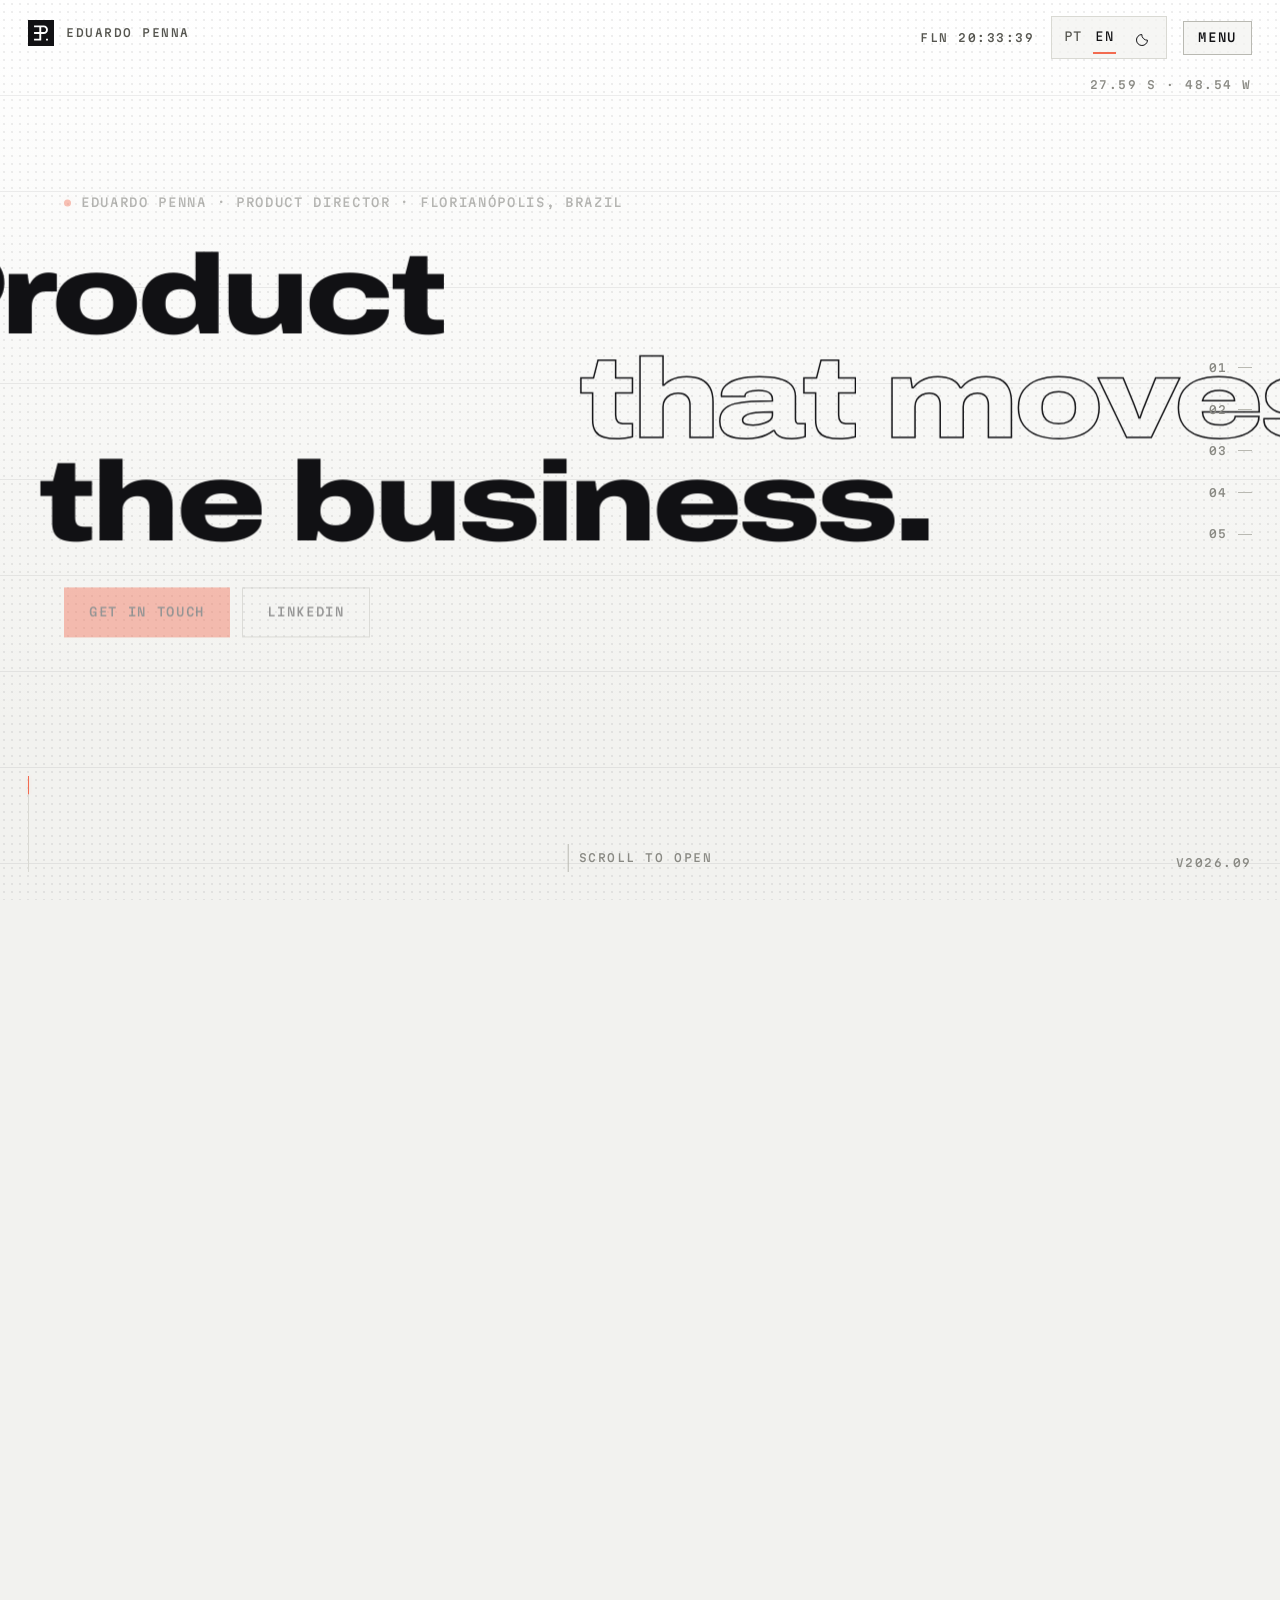
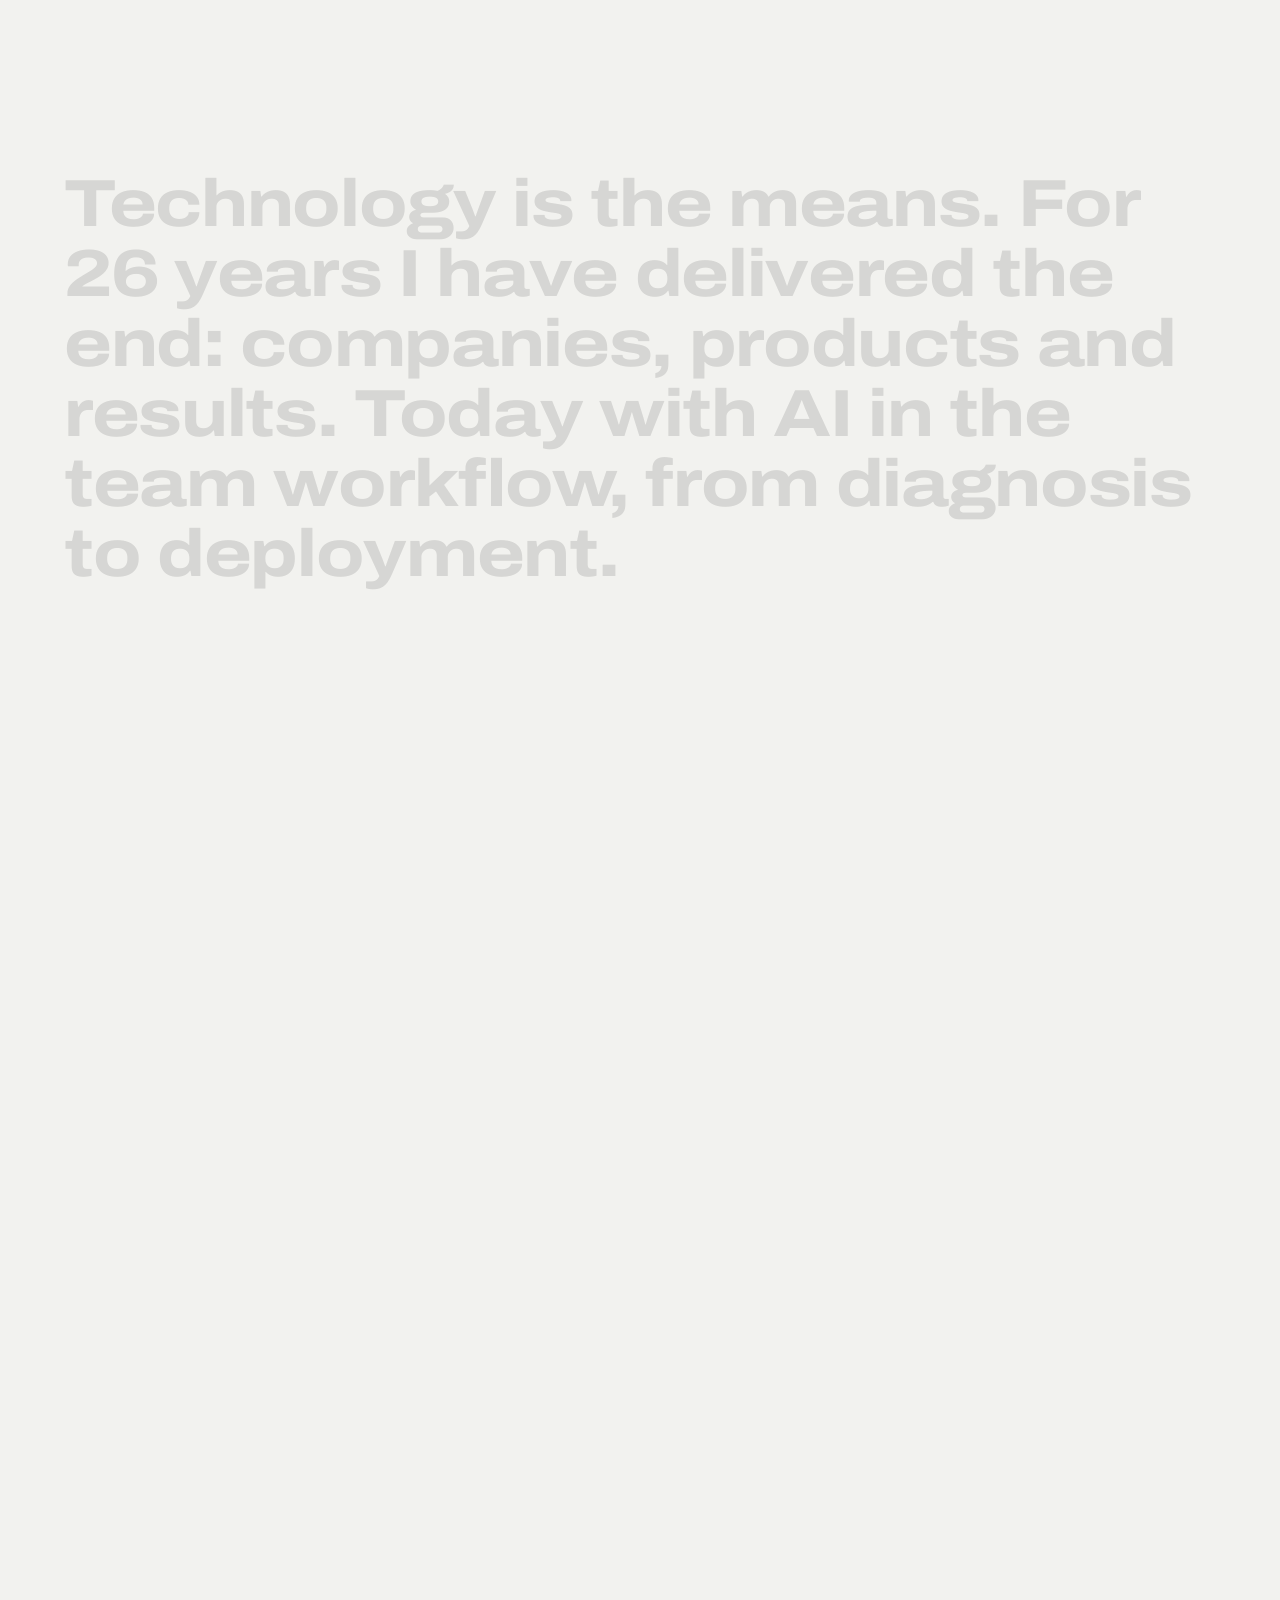
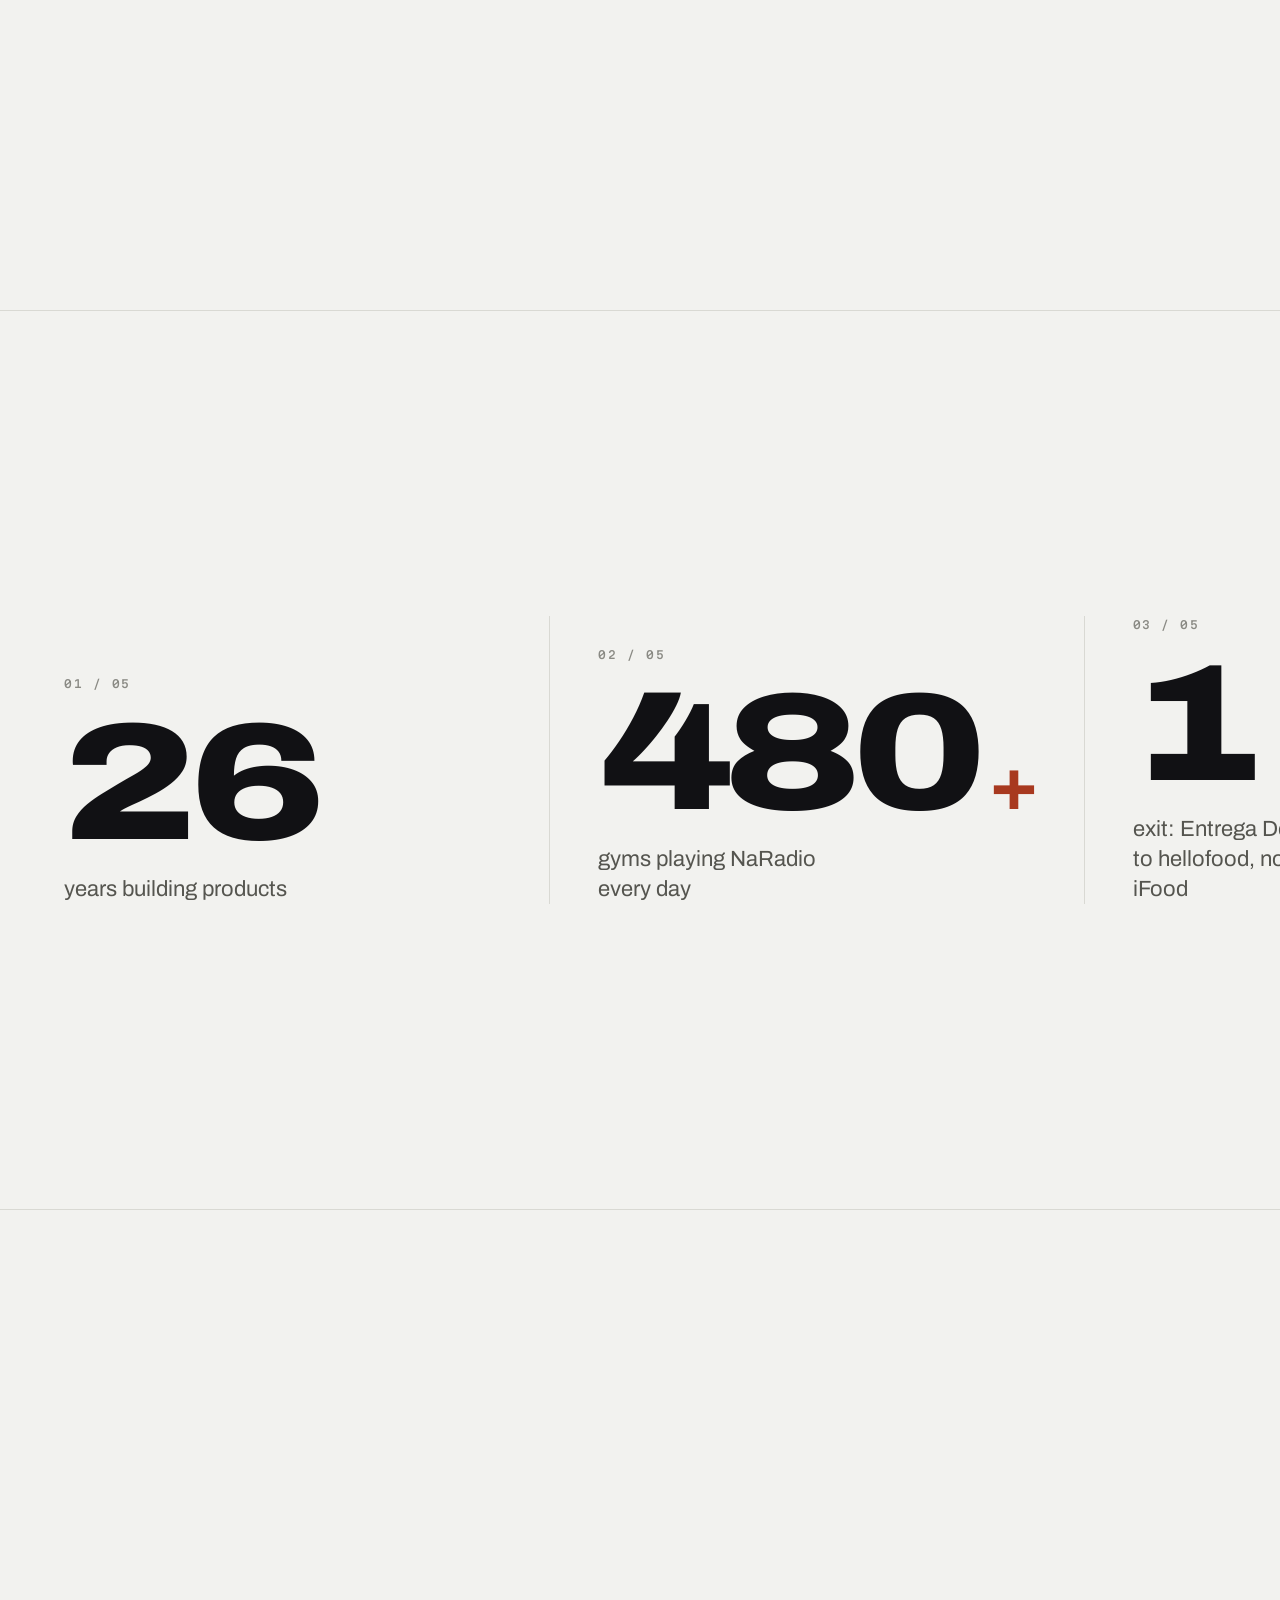
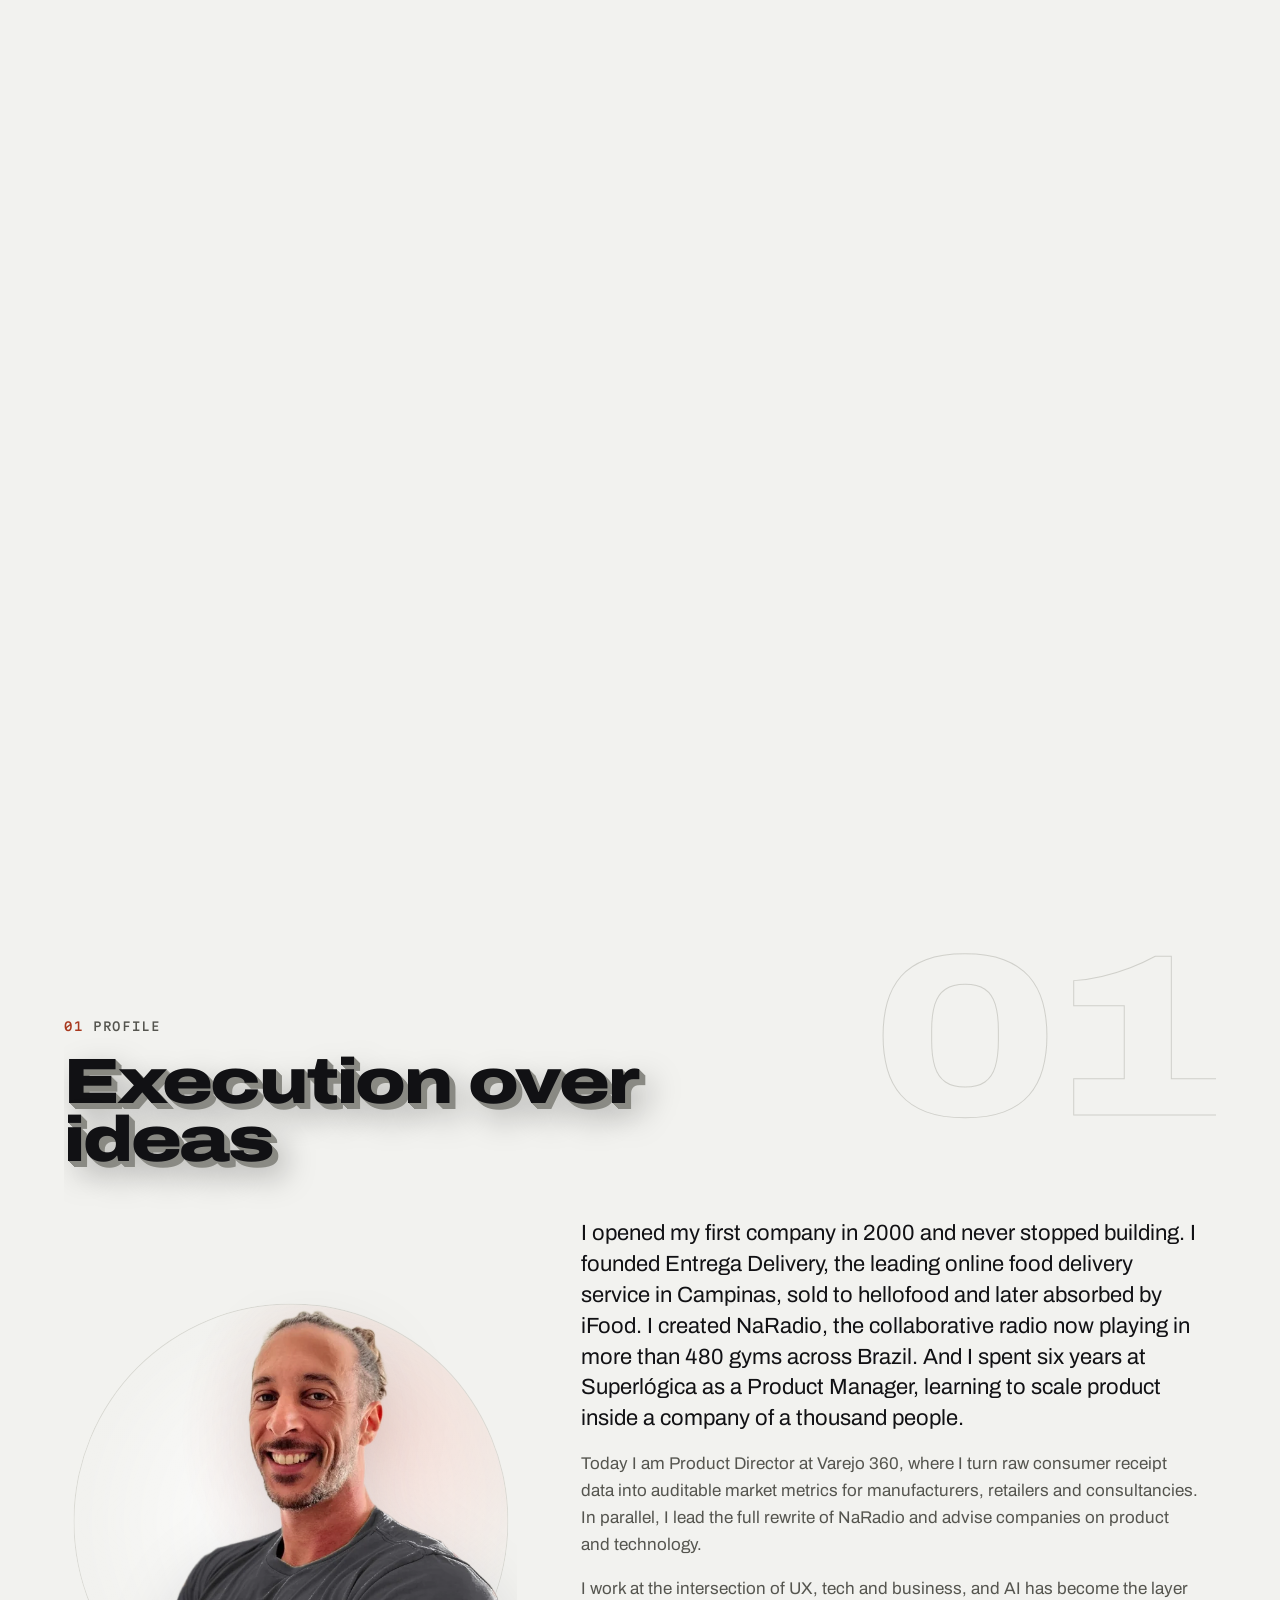
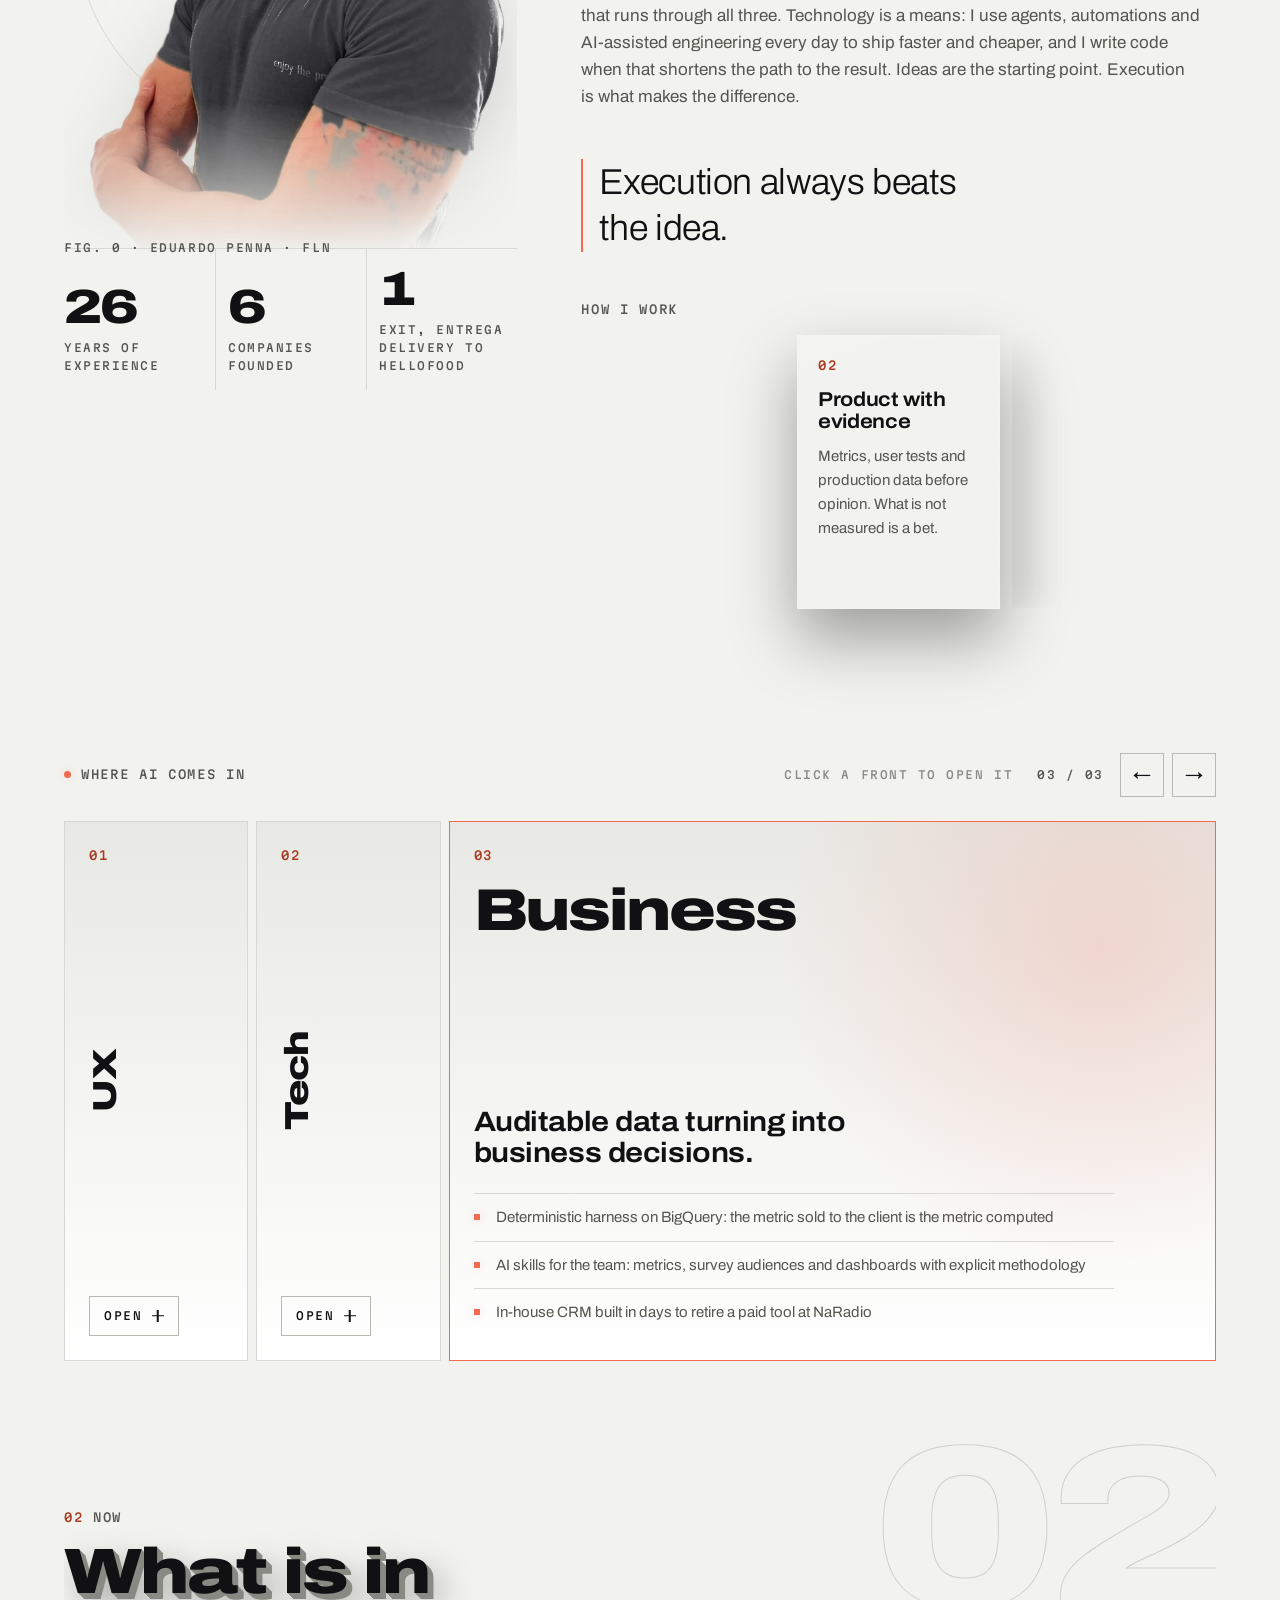
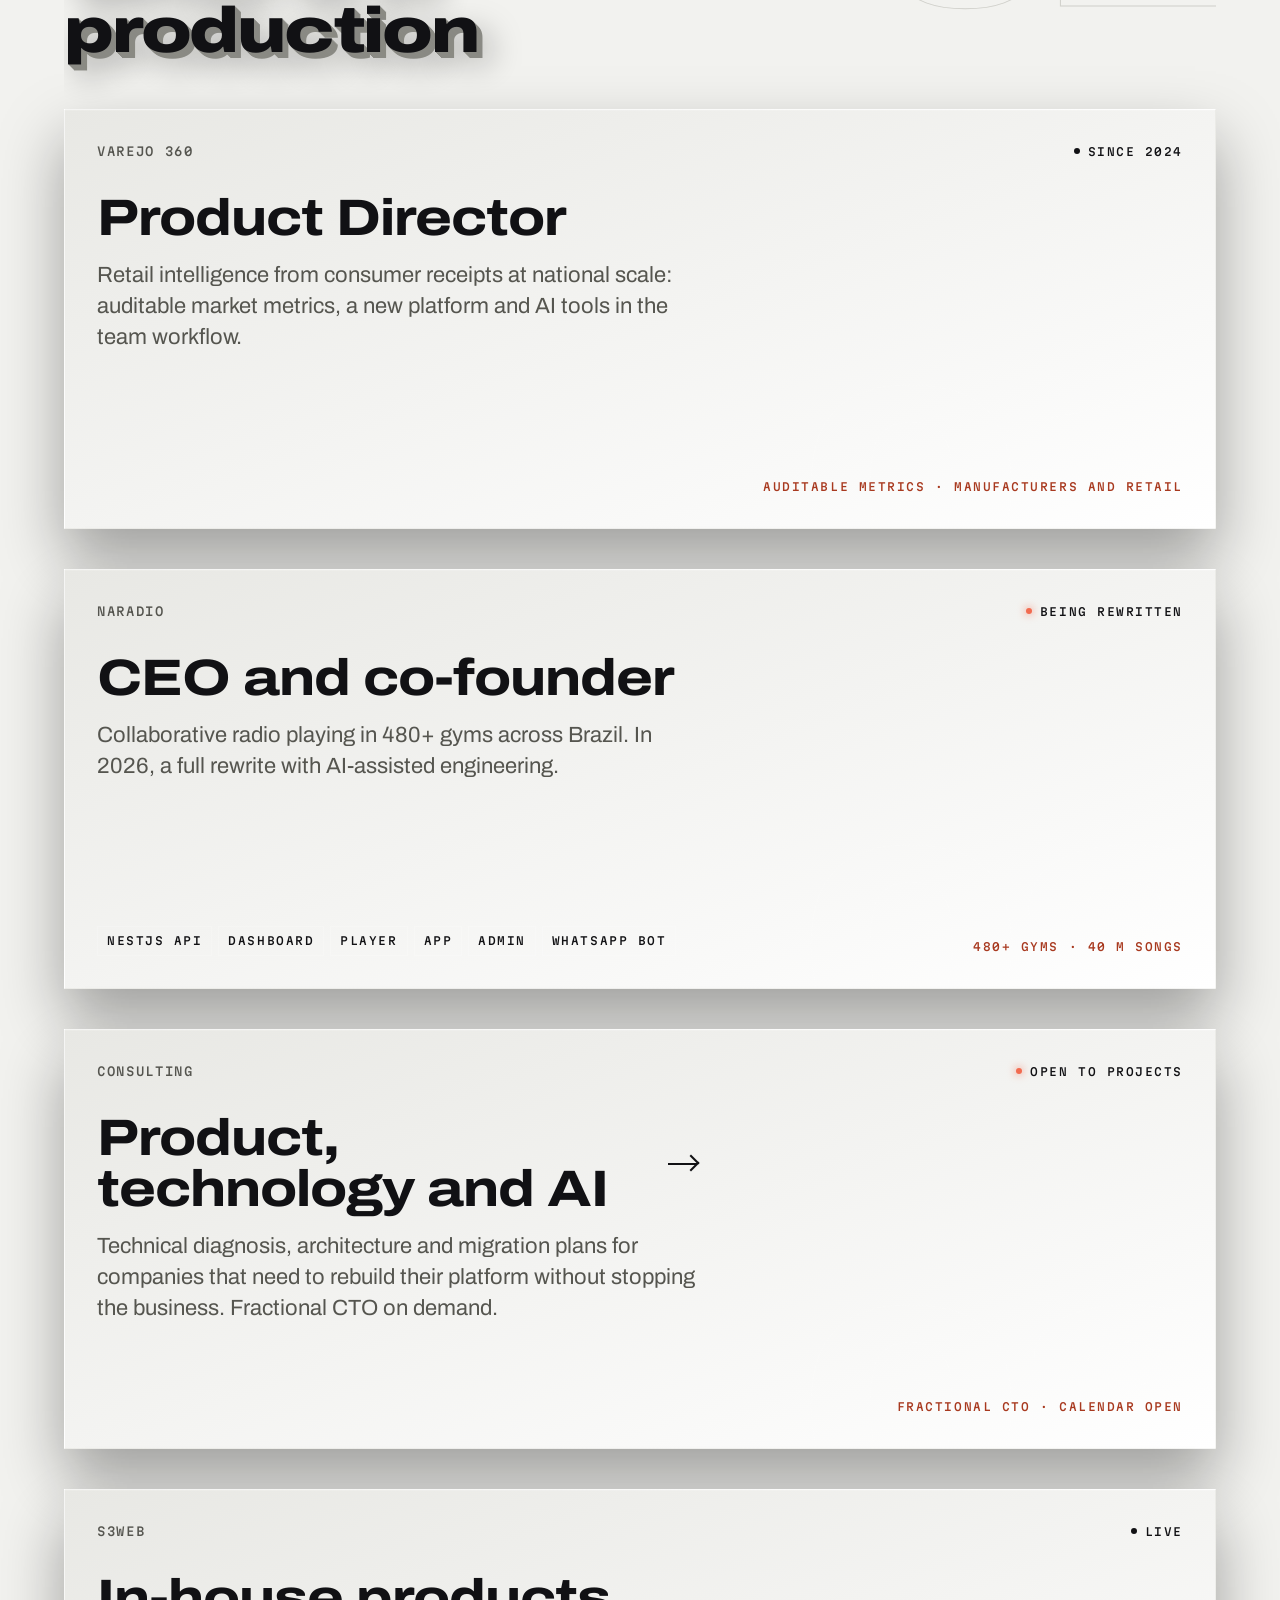
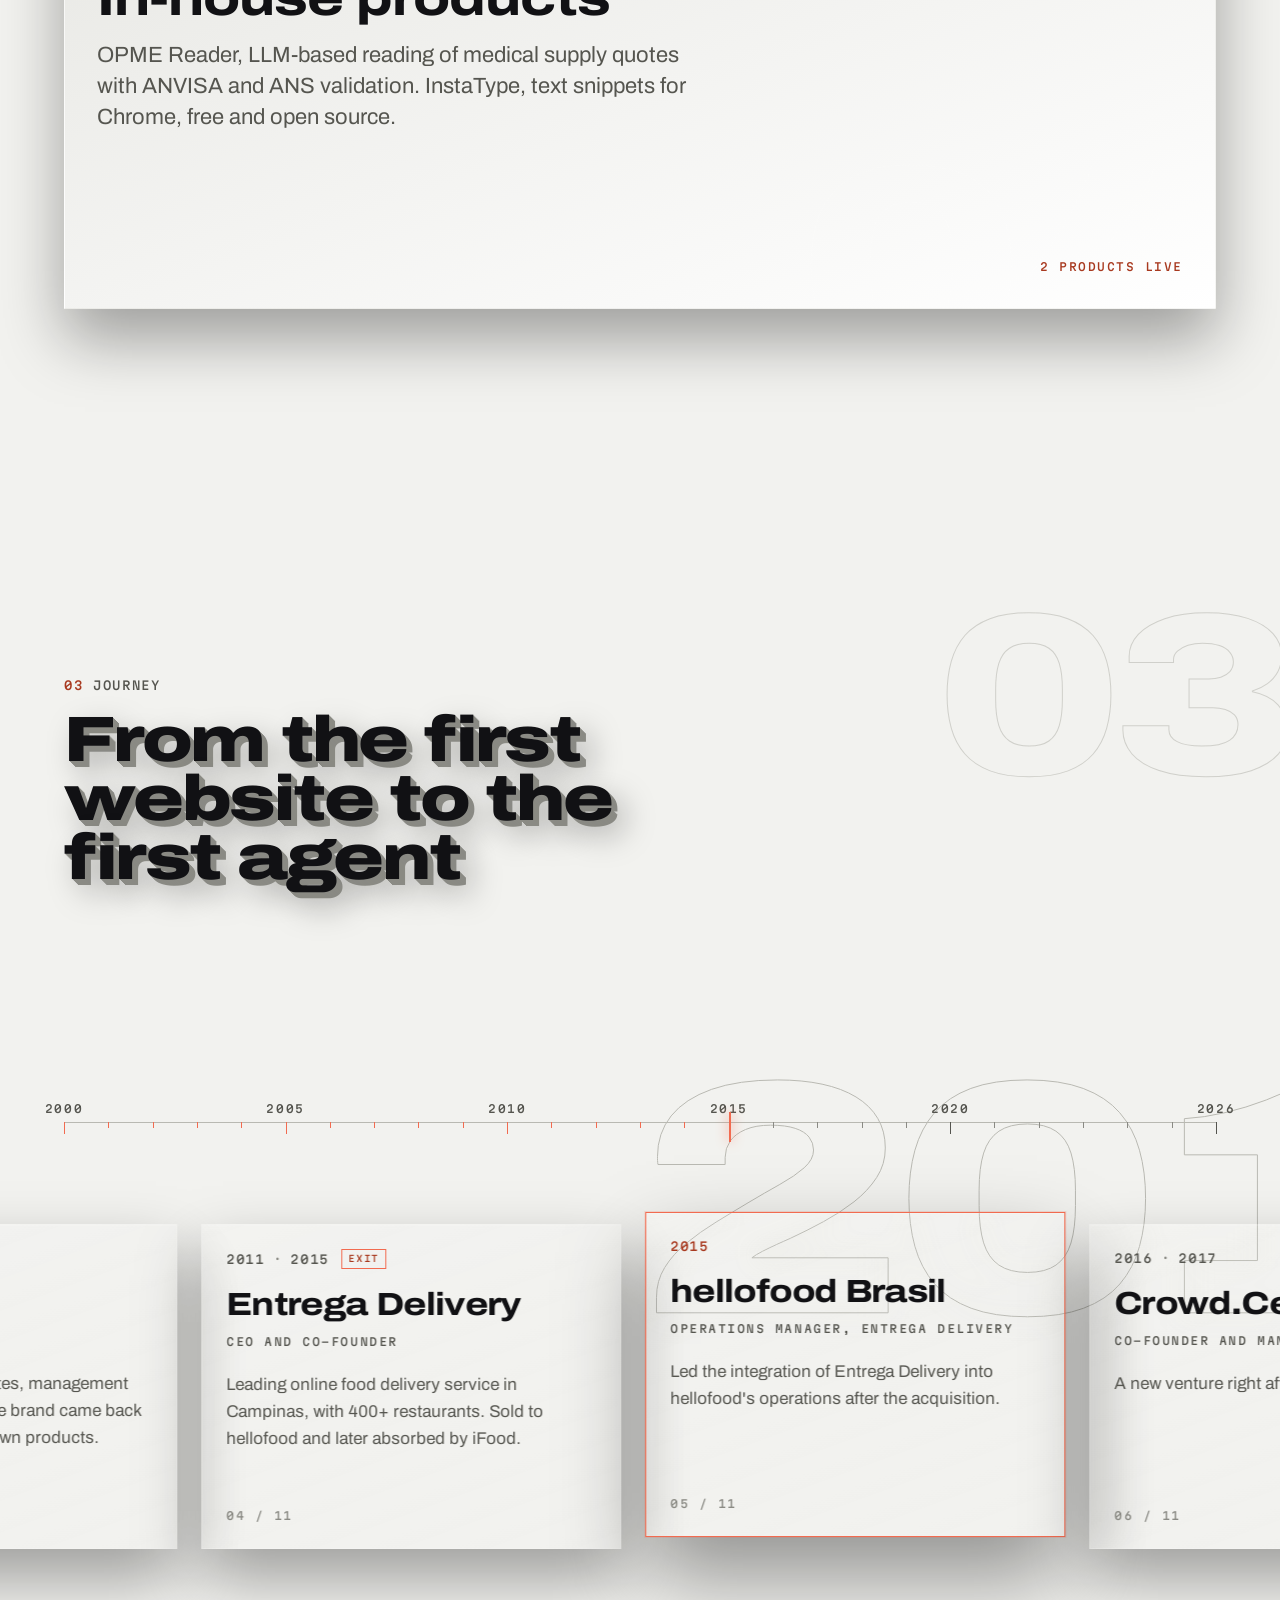
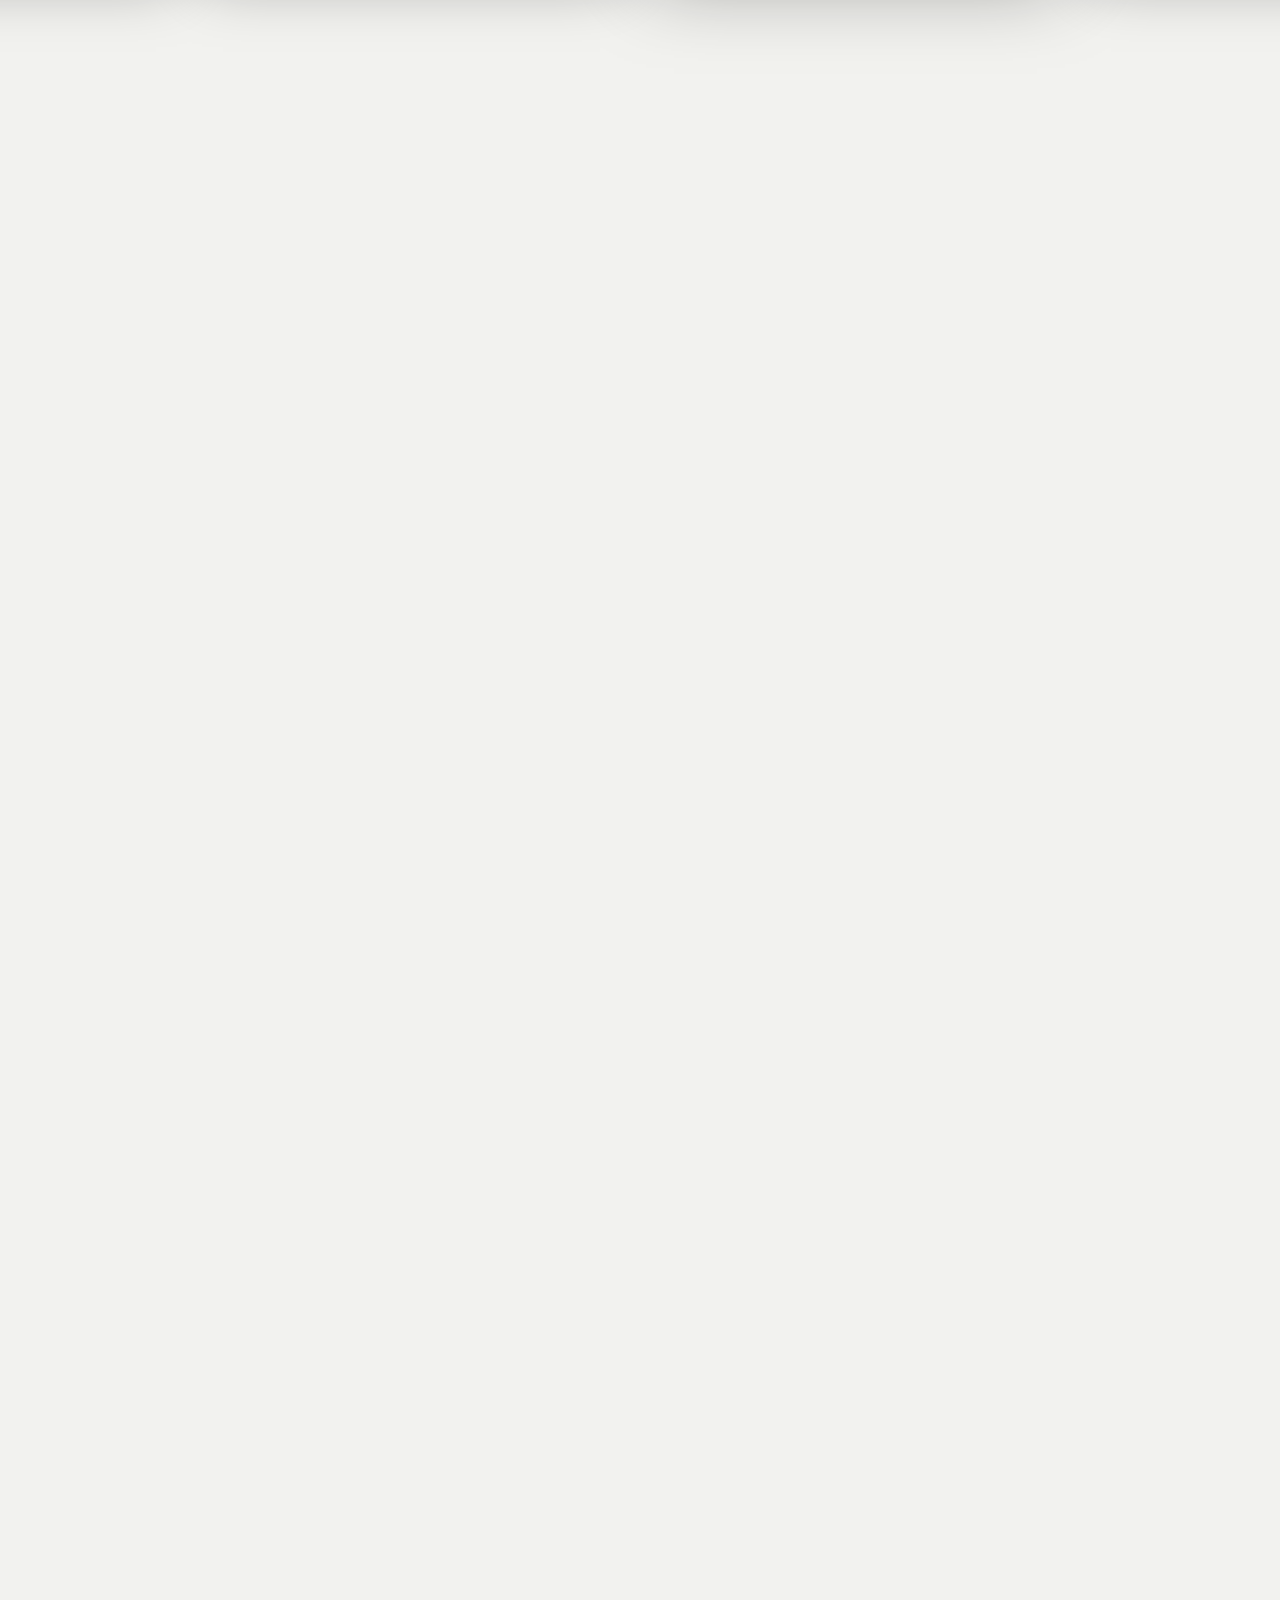
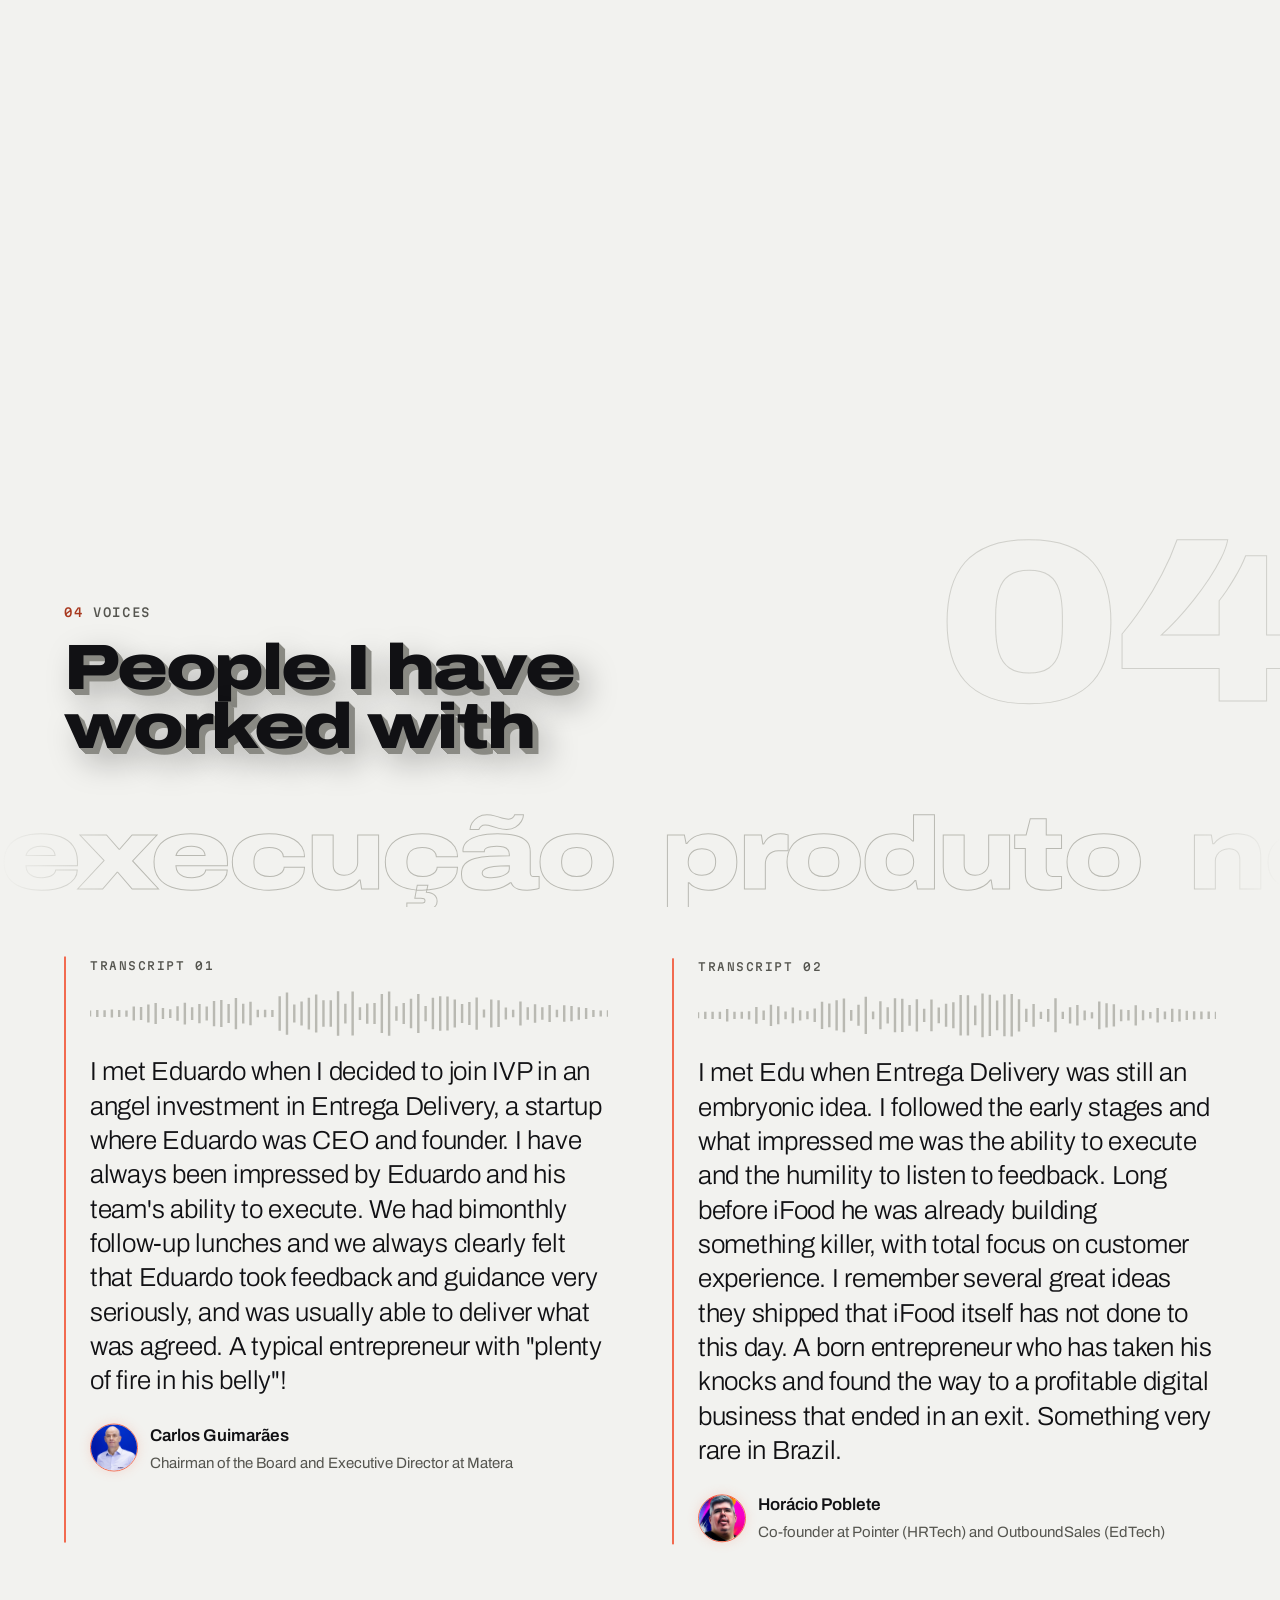
<file: index.html>
<!DOCTYPE html>
<html lang="pt-BR">
  <head>
    <meta charset="UTF-8" />
    <meta name="viewport" content="width=device-width, initial-scale=1.0" />
    <title>Eduardo Penna, Product Director</title>
    <meta name="description" content="Product Director na Varejo 360 e cofundador da NaRadio. Construo produtos com IA na interseção de UX, tecnologia e negócio. Florianópolis, Brasil." />
    <meta name="author" content="Eduardo Penna" />
    <meta name="theme-color" content="#0B0B0D" />
    <link rel="icon" type="image/svg+xml" href="/logo.svg" />
    <link rel="icon" href="/favicon.ico" sizes="32x32" />
    <link rel="apple-touch-icon" href="/apple-touch-icon.png" />
    <link rel="manifest" href="/site.webmanifest" />
    <link rel="canonical" href="https://eduardo.penna.guru/" />
    <meta property="og:type" content="profile" />
    <meta property="og:title" content="Eduardo Penna, Product Director" />
    <meta property="og:description" content="Construo produtos com IA na interseção de UX, tecnologia e negócio. Product Director na Varejo 360, cofundador da NaRadio. Florianópolis, Brasil." />
    <meta property="og:url" content="https://eduardo.penna.guru/" />
    <meta property="og:image" content="https://eduardo.penna.guru/og.png" />
    <meta property="og:image:width" content="1200" />
    <meta property="og:image:height" content="630" />
    <meta property="og:image:alt" content="Eduardo Penna, Product Director" />
    <meta property="og:locale" content="pt_BR" />
    <meta name="twitter:card" content="summary_large_image" />
    <meta name="twitter:image" content="https://eduardo.penna.guru/og.png" />
    <link rel="preconnect" href="https://fonts.googleapis.com" />
    <link rel="preconnect" href="https://fonts.gstatic.com" crossorigin />
    <link href="https://fonts.googleapis.com/css2?family=Archivo:wdth,wght@62..125,300..900&family=Martian+Mono:wdth,wght@75..112.5,300..700&display=swap" rel="stylesheet" />
    <script>
      (function () {
        var root = document.documentElement;
        root.setAttribute('data-js', '');
        var thm = null, lng = null;
        try { thm = localStorage.getItem('thm'); lng = localStorage.getItem('lng'); } catch (e) {}
        if (thm === 'dark' || thm === 'light') {
          root.setAttribute('data-theme', thm);
        } else {
          thm = window.matchMedia('(prefers-color-scheme: dark)').matches ? 'dark' : 'light';
        }
        var meta = document.querySelector('meta[name="theme-color"]');
        if (meta) meta.setAttribute('content', thm === 'dark' ? '#0B0B0D' : '#F2F2EF');
        if (lng !== 'pt' && lng !== 'en') {
          lng = (navigator.language || 'pt').toLowerCase().indexOf('pt') === 0 ? 'pt' : 'en';
        }
        root.setAttribute('lang', lng === 'pt' ? 'pt-BR' : 'en');
      })();
    </script>
    <script type="application/ld+json">
    {
      "@context": "https://schema.org",
      "@type": "Person",
      "@id": "https://eduardo.penna.guru/#person",
      "name": "Eduardo Penna",
      "url": "https://eduardo.penna.guru/",
      "image": "https://eduardo.penna.guru/og.png",
      "jobTitle": "Product Director",
      "knowsLanguage": ["pt-BR", "en"],
      "worksFor": [
        { "@type": "Organization", "name": "Varejo 360" },
        { "@type": "Organization", "name": "NaRadio", "url": "https://naradio.com.br" }
      ],
      "email": "mailto:eduardo@penna.guru",
      "address": { "@type": "PostalAddress", "addressLocality": "Florianópolis", "addressRegion": "SC", "addressCountry": "BR" },
      "sameAs": ["https://www.linkedin.com/in/eduardopenna/", "https://github.com/dupenna"]
    }
    </script>
    <script type="module" crossorigin src="/assets/index-O33Xl8DA.js"></script>
    <link rel="stylesheet" crossorigin href="/assets/index-CocmthsE.css">
  </head>
  <body>
    <div id="root"></div>
    <noscript>
      <div style="max-width: 60ch; margin: 10vh auto; padding: 0 24px; font-family: Georgia, serif; line-height: 1.5;">
        <h1 style="font-weight: 400; font-size: 40px; margin: 0 0 8px;">Eduardo Penna</h1>
        <p style="margin: 0 0 16px;">Product Director na Varejo 360 e cofundador da NaRadio. Construo produtos com IA na interseção de UX, tecnologia e negócio. Florianópolis, Brasil.</p>
        <p style="margin: 0;"><a href="mailto:eduardo@penna.guru">eduardo@penna.guru</a> · <a href="https://www.linkedin.com/in/eduardopenna/">LinkedIn</a> · <a href="https://github.com/dupenna">GitHub</a></p>
      </div>
    </noscript>
  </body>
</html>
</file>
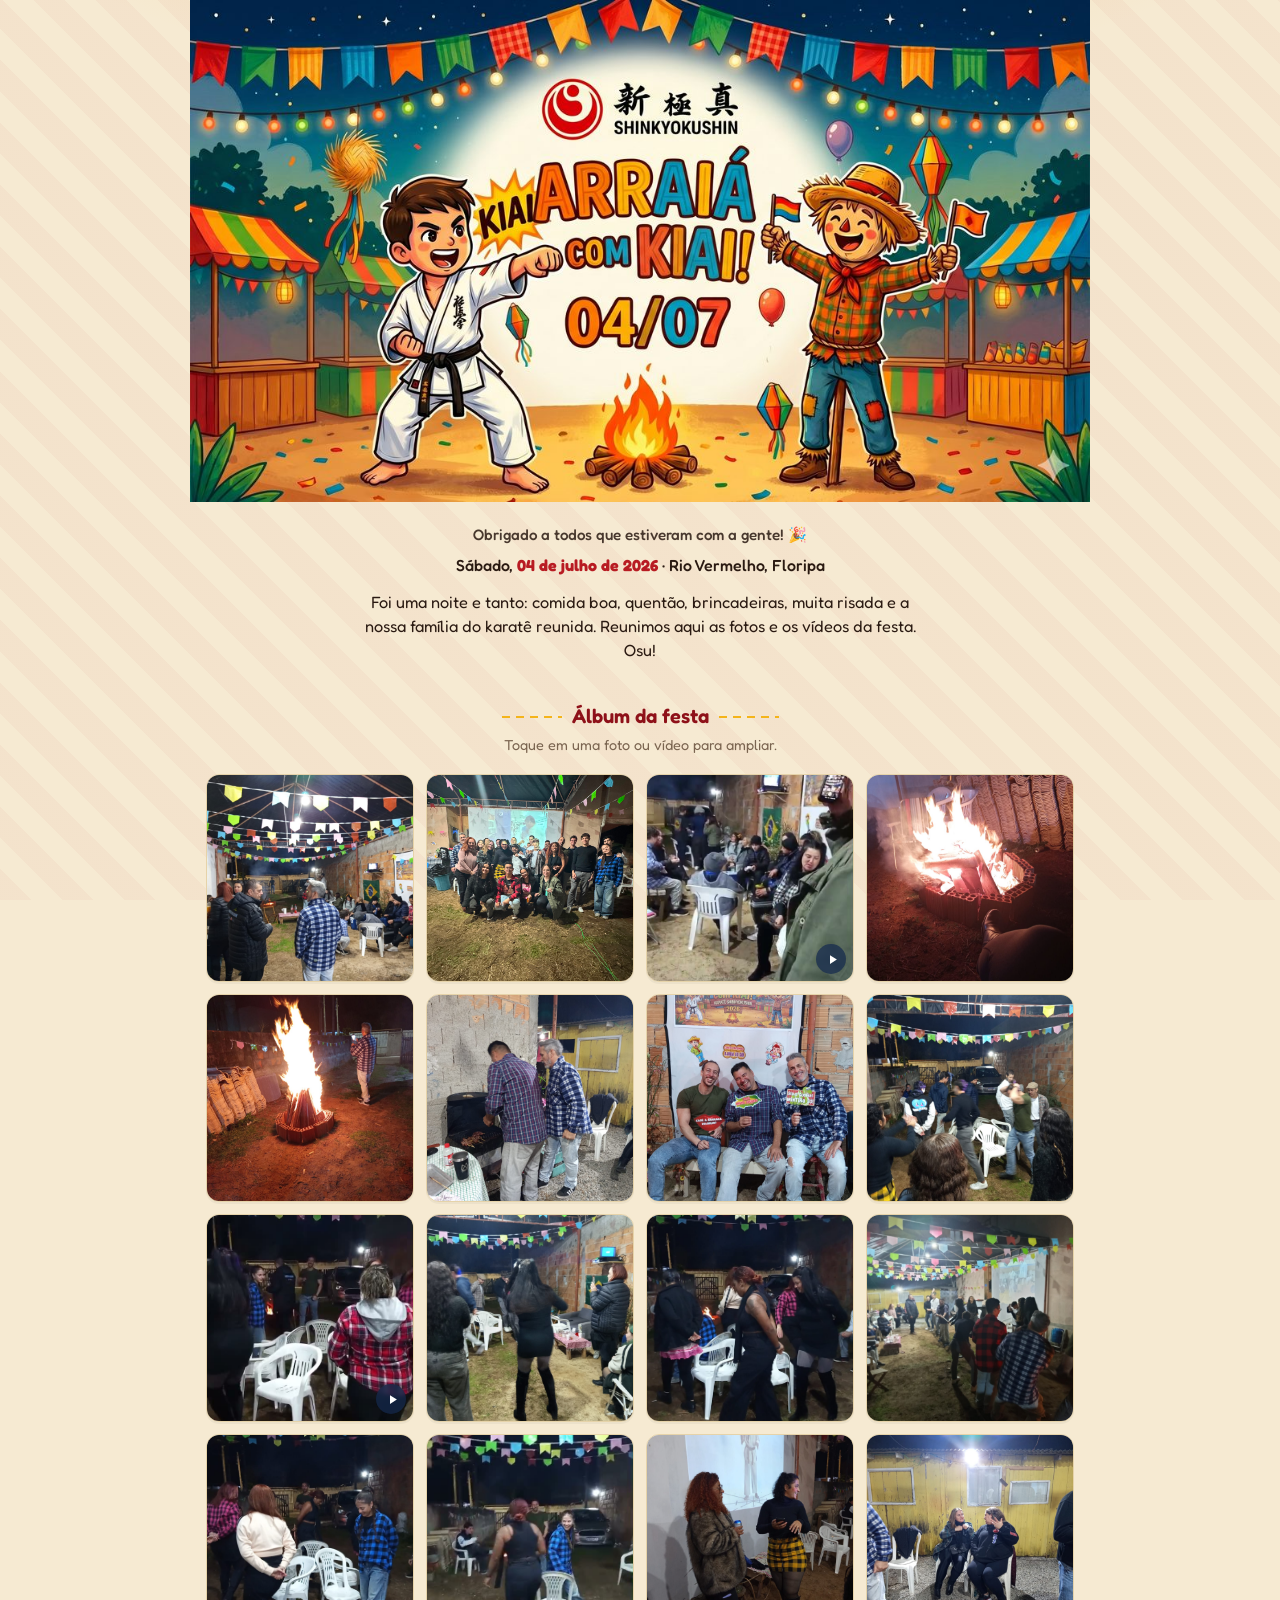
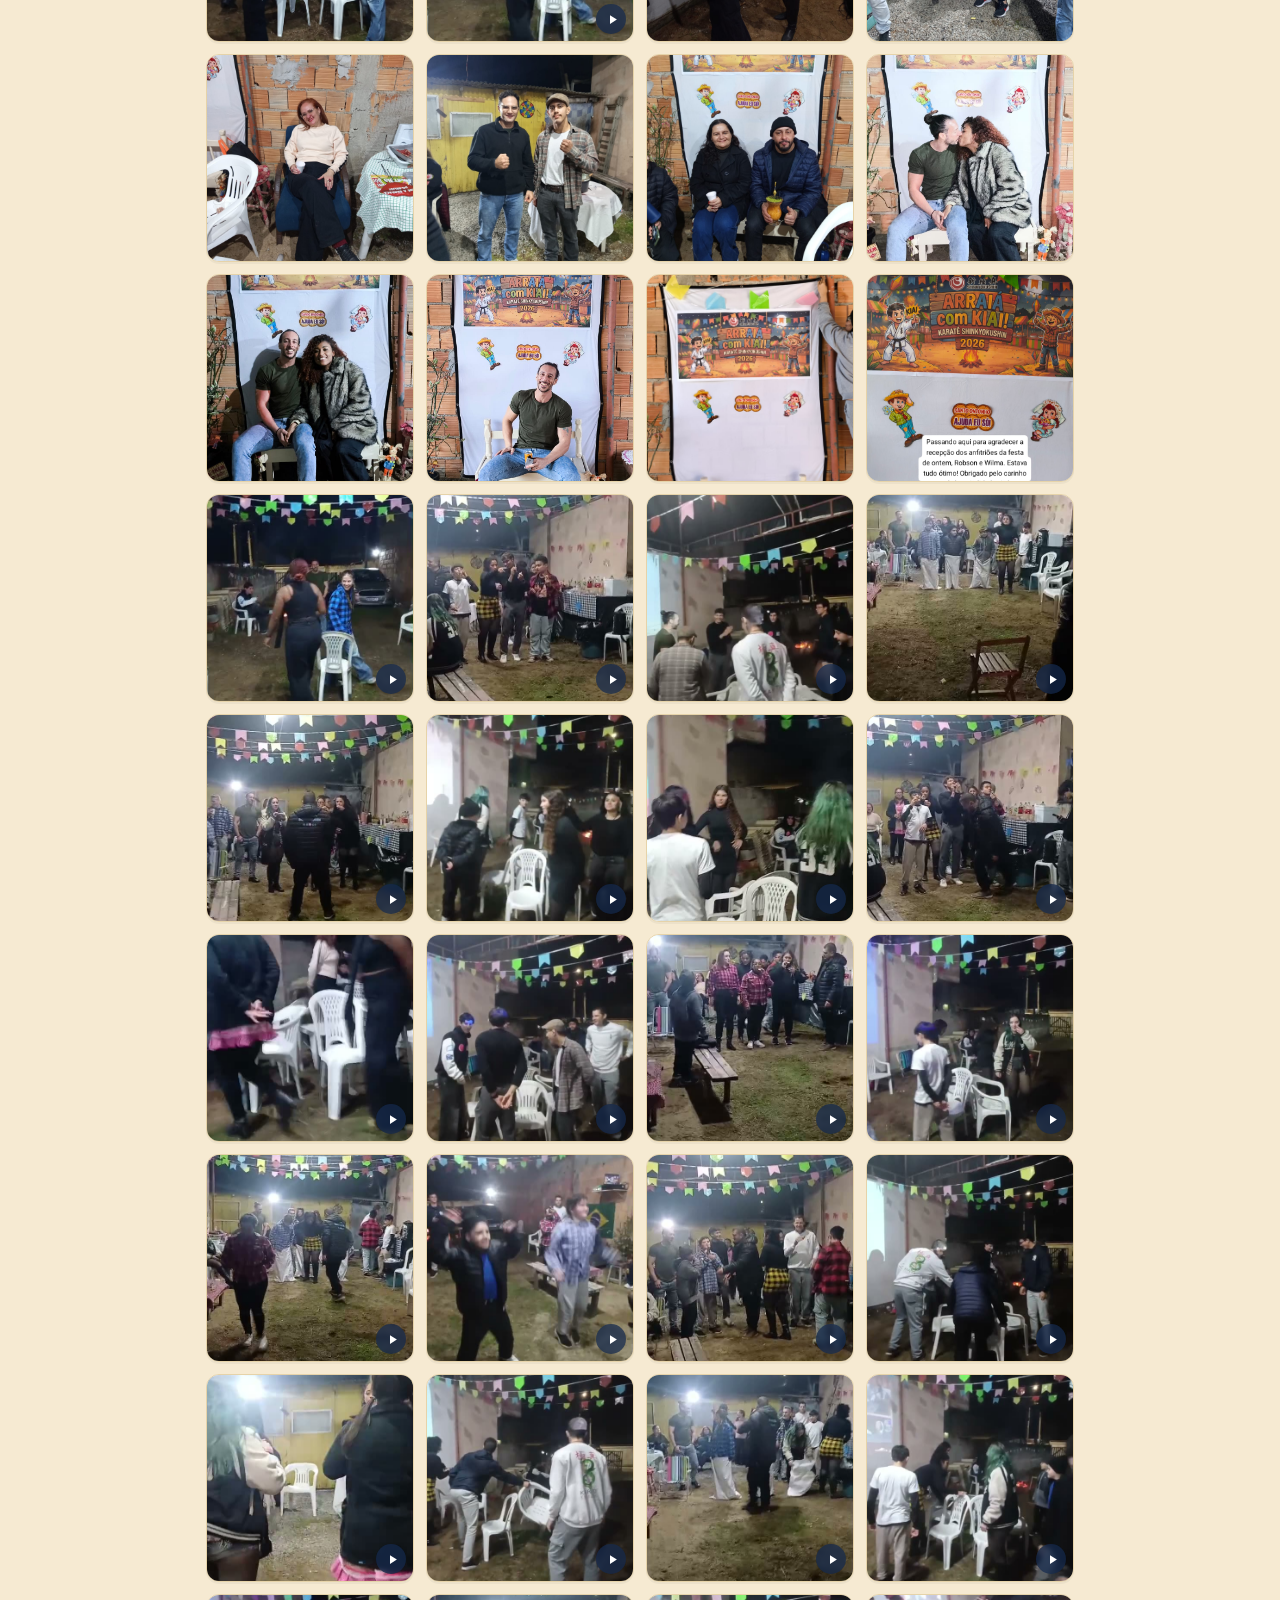
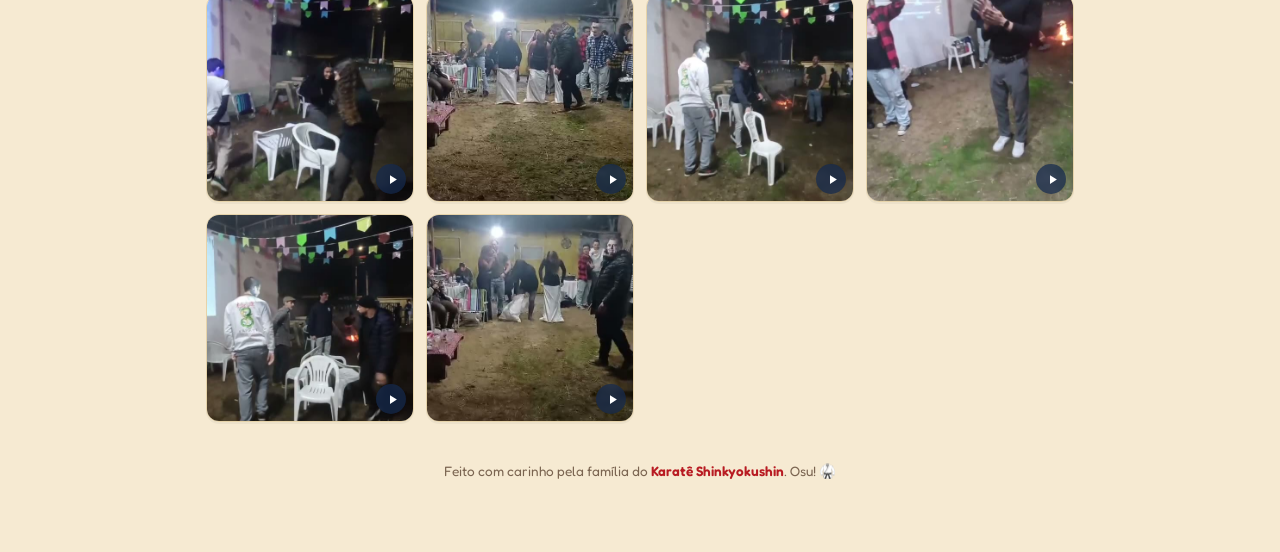
<file: arraia-com-kiai/index.html>
<!DOCTYPE html>
<html lang="pt-BR">
<head>
<meta charset="UTF-8" />
<meta name="viewport" content="width=device-width, initial-scale=1.0" />
<meta name="robots" content="noindex" />
<title>Arraiá com Kiai — Álbum da festa</title>
<script>
/* Evento encerrado (04/07/2026). A raiz agora leva ao álbum da festa. */
location.replace('album.html');
</script>
<noscript><meta http-equiv="refresh" content="0;url=album.html" /></noscript>
</head>
<body></body>
</html>
</file>
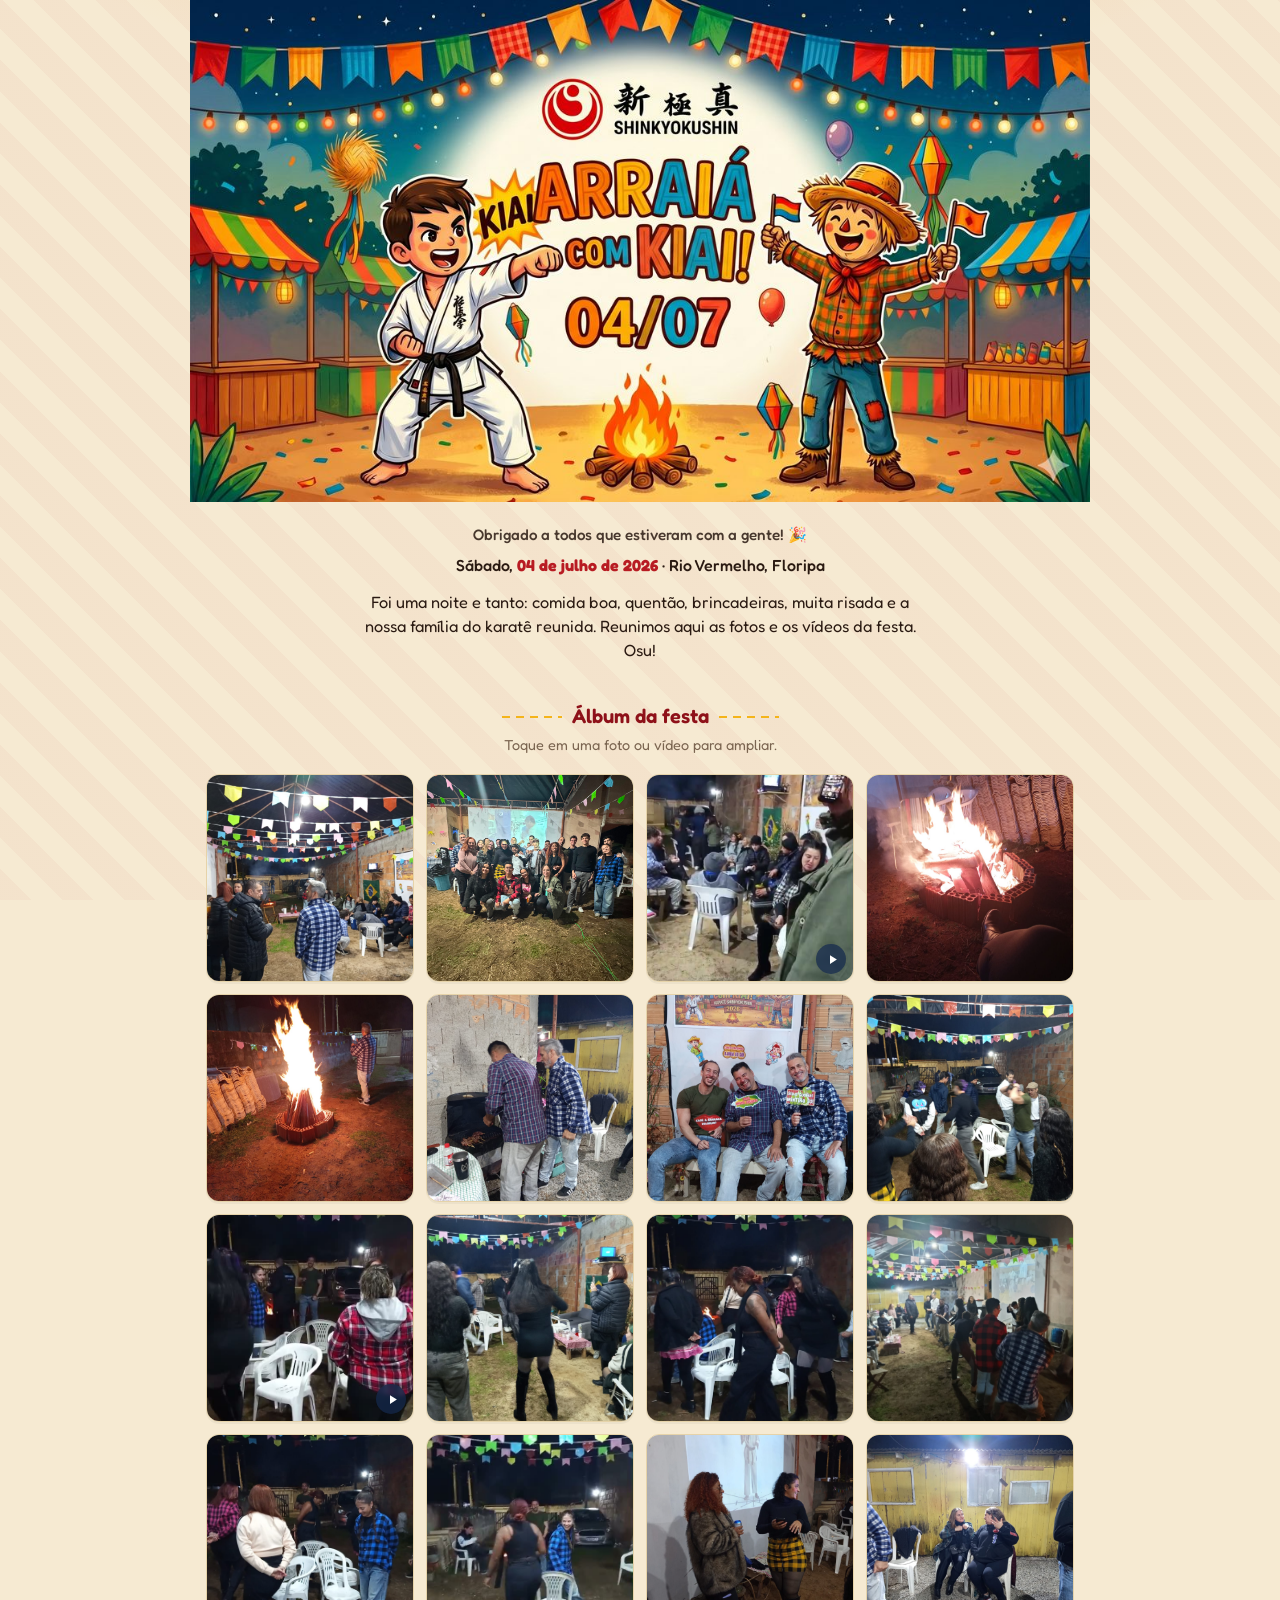
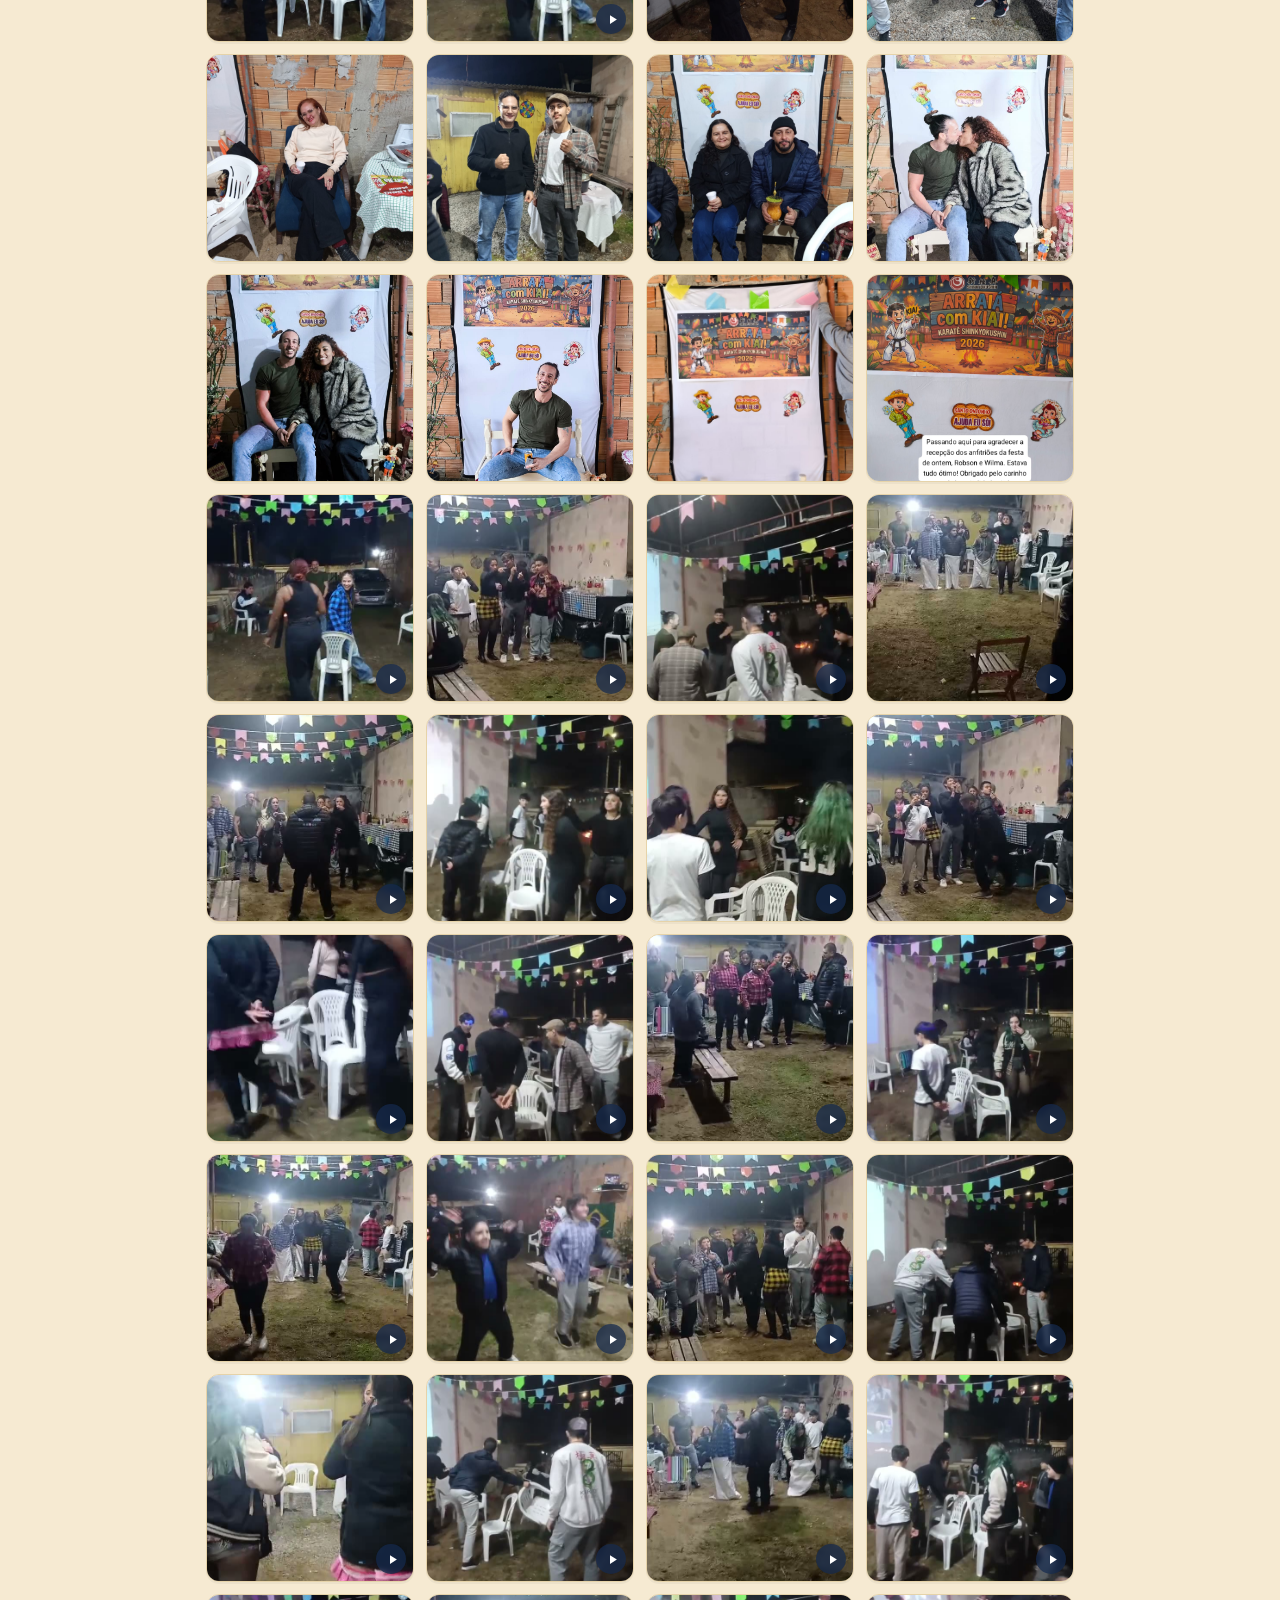
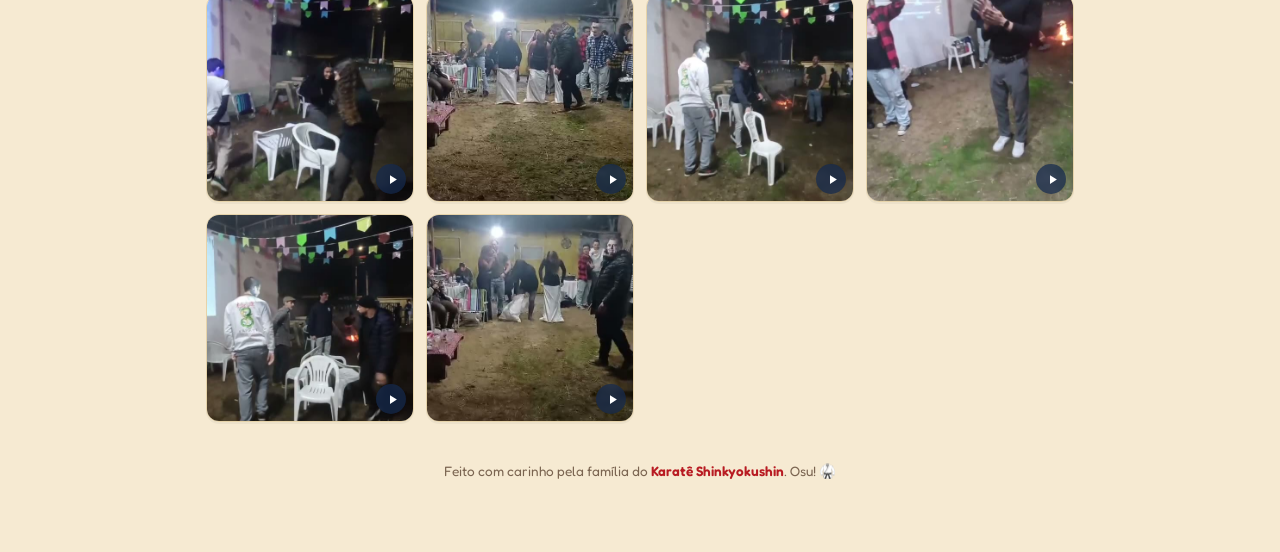
<file: arraia-com-kiai/album.html>
<!DOCTYPE html>
<html lang="pt-BR">
<head>
<meta charset="UTF-8" />
<meta name="viewport" content="width=device-width, initial-scale=1.0, viewport-fit=cover" />
<title>Arraiá com Kiai — Álbum da festa</title>
<meta name="description" content="As fotos e vídeos do nosso Arraiá com Kiai — festa junina do Karatê Shinkyokushin." />
<meta name="theme-color" content="#b81b22" />
<meta name="robots" content="noindex" />
<link rel="preconnect" href="https://fonts.googleapis.com" />
<link rel="preconnect" href="https://fonts.gstatic.com" crossorigin />
<link href="https://fonts.googleapis.com/css2?family=Rye&family=Fredoka:wght@400;500;600;700&display=swap" rel="stylesheet" />
<style>
:root{
  --red:#b81b22; --red-dark:#8e1119; --gold:#f4b41a; --gold-deep:#e8901a;
  --green:#2f8f4e; --blue:#2e7fc1; --navy:#15294d; --ink:#2a1a12;
  --kraft:#f6ead2; --card:#fffaf0; --line:#e6d3a9; --muted:#7a6450;
  --radius:16px; --shadow:0 8px 24px rgba(70,40,15,.12); font-size:16px;
}
*{box-sizing:border-box;-webkit-tap-highlight-color:transparent}
html,body{margin:0;padding:0}
body{
  font-family:'Fredoka',system-ui,-apple-system,Segoe UI,Roboto,sans-serif;
  color:var(--ink);
  background:
    radial-gradient(1200px 500px at 50% -200px, rgba(244,180,26,.25), transparent 60%),
    repeating-linear-gradient(45deg, rgba(184,27,34,.035) 0 22px, transparent 22px 44px),
    var(--kraft);
  background-attachment:fixed; line-height:1.45; -webkit-font-smoothing:antialiased;
}
/* ---------- Bandeirinhas ---------- */
.bunting{display:flex;width:100%;height:46px;overflow:hidden;align-items:flex-start;
  background:linear-gradient(180deg,var(--navy),#1c356190)}
.bunting span{flex:1 0 auto;height:28px;width:28px;clip-path:polygon(0 0,100% 0,50% 100%);filter:drop-shadow(0 3px 2px rgba(0,0,0,.22))}
.bunting span:nth-child(5n+1){background:var(--red)}
.bunting span:nth-child(5n+2){background:var(--gold)}
.bunting span:nth-child(5n+3){background:var(--green)}
.bunting span:nth-child(5n+4){background:var(--blue)}
.bunting span:nth-child(5n+5){background:var(--gold-deep)}

.wrap{max-width:900px;margin:0 auto;padding:0 16px 56px}

/* ---------- Header ---------- */
header.top{text-align:center;padding:22px 0 4px}
.emblem{width:76px;height:76px;margin:0 auto 8px;display:block;filter:drop-shadow(0 4px 6px rgba(0,0,0,.2))}
.kicker{font-size:.78rem;letter-spacing:.22em;text-transform:uppercase;color:var(--red);font-weight:600;margin:0}
h1{font-family:'Rye',serif;font-weight:400;color:var(--red);font-size:2.5rem;line-height:1;margin:.12em 0 .12em;text-shadow:1px 1px 0 var(--gold),2px 3px 0 rgba(0,0,0,.08)}
.dojo{font-size:.95rem;color:var(--ink);font-weight:500;margin:0 0 6px;opacity:.85}
.when{font-weight:500;color:var(--ink);margin:8px 0 0;font-size:1rem}
.when b{color:var(--red)}
.lead{max-width:560px;margin:14px auto 2px;color:var(--ink);font-size:1.02rem}

/* ---------- Banner / arte da festa (expandido) ---------- */
.hero-art{display:block;width:100%;max-width:900px;height:auto;margin:0 auto;border:0}

/* ---------- Seção ---------- */
.section-title{display:flex;align-items:center;justify-content:center;gap:10px;margin:34px 0 4px;color:var(--red-dark);font-weight:600;font-size:1.25rem}
.section-title::before,.section-title::after{content:"";height:2px;flex:1;max-width:60px;background:repeating-linear-gradient(90deg,var(--gold) 0 8px,transparent 8px 14px)}
.section-sub{text-align:center;color:var(--muted);font-size:.9rem;margin:2px 0 18px}

/* ---------- Galeria ---------- */
.gallery{display:grid;grid-template-columns:repeat(2,1fr);gap:10px}
@media(min-width:560px){.gallery{grid-template-columns:repeat(3,1fr);gap:12px}}
@media(min-width:820px){.gallery{grid-template-columns:repeat(4,1fr)}}
.tile{position:relative;display:block;border:none;padding:0;margin:0;cursor:pointer;
  aspect-ratio:1/1;overflow:hidden;border-radius:13px;background:var(--card);
  border:1.5px solid var(--line);box-shadow:0 2px 0 rgba(0,0,0,.04);transition:transform .12s,box-shadow .12s}
.tile:hover{transform:translateY(-2px);box-shadow:var(--shadow)}
.tile img,.tile video{width:100%;height:100%;object-fit:cover;display:block}
.tile .badge{position:absolute;right:7px;bottom:7px;width:30px;height:30px;border-radius:50%;
  background:rgba(21,41,77,.72);display:flex;align-items:center;justify-content:center;backdrop-filter:blur(2px)}
.tile .badge svg{width:15px;height:15px;color:#fff;margin-left:2px}

/* ---------- Estado vazio ---------- */
.empty{text-align:center;padding:34px 18px;background:var(--card);border:1.5px dashed var(--line);border-radius:var(--radius);color:var(--muted)}
.empty b{display:block;color:var(--ink);font-size:1.05rem;margin-bottom:4px}

/* ---------- Lightbox ---------- */
.lb{position:fixed;inset:0;background:rgba(15,10,6,.94);display:none;align-items:center;justify-content:center;z-index:50}
.lb.open{display:flex}
.lb .stage{max-width:94vw;max-height:86vh;display:flex;align-items:center;justify-content:center}
.lb img,.lb video{max-width:94vw;max-height:86vh;border-radius:10px;box-shadow:0 10px 40px rgba(0,0,0,.5)}
.lb button.nav,.lb button.close{position:absolute;background:rgba(255,255,255,.12);border:none;color:#fff;
  width:48px;height:48px;border-radius:50%;font-size:1.5rem;cursor:pointer;display:flex;align-items:center;justify-content:center;transition:background .12s}
.lb button.nav:hover,.lb button.close:hover{background:rgba(255,255,255,.26)}
.lb button.close{top:16px;right:16px;font-size:1.7rem;line-height:1}
.lb button.prev{left:14px;top:50%;transform:translateY(-50%)}
.lb button.next{right:14px;top:50%;transform:translateY(-50%)}
.lb .counter{position:absolute;bottom:16px;left:0;right:0;text-align:center;color:#fff;display:flex;flex-direction:column;align-items:center;gap:2px}
.lb .counter .cap{font-size:1rem;font-weight:500;color:#fff}
.lb .counter .idx{font-size:.78rem;opacity:.65}
@media(max-width:560px){.lb button.nav{width:40px;height:40px}}

footer{text-align:center;color:var(--muted);font-size:.85rem;margin-top:40px}
footer .osu{color:var(--red);font-weight:600}
</style>
</head>
<body>
<!-- Banner / arte da festa (expandido, full-bleed no mobile) -->
<img class="hero-art" src="banner.jpg" onerror="this.onerror=null;this.src='arte.jpg'" alt="Arraiá com Kiai — Karatê Shinkyokushin" />

<div class="wrap">
  <header class="top">
    <p class="dojo">Obrigado a todos que estiveram com a gente! 🎉</p>
    <p class="when">Sábado, <b>04 de julho de 2026</b> · Rio Vermelho, Floripa</p>
    <p class="lead">Foi uma noite e tanto: comida boa, quentão, brincadeiras, muita risada e a nossa família do karatê reunida. Reunimos aqui as fotos e os vídeos da festa. Osu!</p>
  </header>

  <h2 class="section-title">Álbum da festa</h2>
  <p class="section-sub">Toque em uma foto ou vídeo para ampliar.</p>

  <div id="gallery" class="gallery" hidden></div>
  <div id="empty" class="empty" hidden>
    <b>As fotos e vídeos chegam já já</b>
    Estamos reunindo o melhor da festa. Volte em breve para ver o álbum completo!
  </div>

  <footer>
    <p>Feito com carinho pela família do <span class="osu">Karatê Shinkyokushin</span>. Osu! 🥋</p>
  </footer>
</div>

<!-- Lightbox -->
<div class="lb" id="lb" aria-hidden="true">
  <button class="close" id="lb-close" aria-label="Fechar">&times;</button>
  <button class="nav prev" id="lb-prev" aria-label="Anterior">&#8249;</button>
  <div class="stage" id="lb-stage"></div>
  <button class="nav next" id="lb-next" aria-label="Próximo">&#8250;</button>
  <div class="counter" id="lb-counter"></div>
</div>

<script>
/* ============================================================
   MANIFESTO DE MÍDIA — preencha com os arquivos da pasta album/
   Cada item: { t:'img'|'vid', src:'album/arquivo.jpg', poster?:'album/thumb.jpg', cap?:'legenda' }
   A ordem aqui é a ordem exibida na galeria.
   ============================================================ */
var MEDIA = [
  { t:'img', src:'album/foto-01.jpg', cap:'A festa a todo vapor' },
  { t:'img', src:'album/foto-20.jpg', cap:'Todos juntos no Arraiá!' },
  { t:'vid', src:'album/video-02.mp4', poster:'album/video-02.jpg', cap:'A galera reunida' },
  { t:'img', src:'album/foto-02.jpg', cap:'A fogueira acesa' },
  { t:'img', src:'album/foto-21.jpg', cap:'Fogueira lá no alto' },
  { t:'img', src:'album/foto-03.jpg', cap:'Churrasco na brasa' },
  { t:'img', src:'album/foto-04.jpg', cap:'Rindo à toa' },
  { t:'img', src:'album/foto-05.jpg', cap:'Bora dançar!' },
  { t:'vid', src:'album/video-01.mp4', poster:'album/video-01.jpg', cap:'No embalo do forró' },
  { t:'img', src:'album/foto-08.jpg', cap:'No embalo da festa' },
  { t:'img', src:'album/foto-09.jpg', cap:'Forró pertinho da fogueira' },
  { t:'img', src:'album/foto-06.jpg', cap:'Cabo de guerra' },
  { t:'img', src:'album/foto-07.jpg', cap:'Dança das cadeiras' },
  { t:'vid', src:'album/video-03.mp4', poster:'album/video-03.jpg', cap:'Dança das cadeiras' },
  { t:'img', src:'album/foto-10.jpg', cap:'Osu!' },
  { t:'img', src:'album/foto-11.jpg', cap:'Boa prosa' },
  { t:'img', src:'album/foto-12.jpg', cap:'Momento aconchego' },
  { t:'img', src:'album/foto-13.jpg', cap:'A família do karatê' },
  { t:'img', src:'album/foto-14.jpg', cap:'Chimarrão e boa companhia' },
  { t:'img', src:'album/foto-15.jpg', cap:'Cabine de fotos' },
  { t:'img', src:'album/foto-16.jpg', cap:'Sorrisos na cabine' },
  { t:'img', src:'album/foto-17.jpg', cap:'Pose junina' },
  { t:'img', src:'album/foto-18.jpg', cap:'Tudo pronto pra festa' },
  { t:'img', src:'album/foto-19.jpg', cap:'Obrigado, Robson e Wilma!' },
  { t:'vid', src:'album/video-04.mp4', poster:'album/video-04.jpg', cap:'Da festa 🎉' },
  { t:'vid', src:'album/video-05.mp4', poster:'album/video-05.jpg', cap:'No embalo do forró' },
  { t:'vid', src:'album/video-06.mp4', poster:'album/video-06.jpg', cap:'Curtindo o arraiá' },
  { t:'vid', src:'album/video-07.mp4', poster:'album/video-07.jpg', cap:'Momento da galera' },
  { t:'vid', src:'album/video-08.mp4', poster:'album/video-08.jpg', cap:'Alegria junina' },
  { t:'vid', src:'album/video-09.mp4', poster:'album/video-09.jpg', cap:'Festa a todo vapor' },
  { t:'vid', src:'album/video-10.mp4', poster:'album/video-10.jpg', cap:'Da festa 🎉' },
  { t:'vid', src:'album/video-11.mp4', poster:'album/video-11.jpg', cap:'No embalo do forró' },
  { t:'vid', src:'album/video-12.mp4', poster:'album/video-12.jpg', cap:'Curtindo o arraiá' },
  { t:'vid', src:'album/video-13.mp4', poster:'album/video-13.jpg', cap:'Momento da galera' },
  { t:'vid', src:'album/video-14.mp4', poster:'album/video-14.jpg', cap:'Alegria junina' },
  { t:'vid', src:'album/video-15.mp4', poster:'album/video-15.jpg', cap:'Festa a todo vapor' },
  { t:'vid', src:'album/video-16.mp4', poster:'album/video-16.jpg', cap:'Da festa 🎉' },
  { t:'vid', src:'album/video-17.mp4', poster:'album/video-17.jpg', cap:'No embalo do forró' },
  { t:'vid', src:'album/video-18.mp4', poster:'album/video-18.jpg', cap:'Curtindo o arraiá' },
  { t:'vid', src:'album/video-19.mp4', poster:'album/video-19.jpg', cap:'Momento da galera' },
  { t:'vid', src:'album/video-20.mp4', poster:'album/video-20.jpg', cap:'Alegria junina' },
  { t:'vid', src:'album/video-21.mp4', poster:'album/video-21.jpg', cap:'Festa a todo vapor' },
  { t:'vid', src:'album/video-22.mp4', poster:'album/video-22.jpg', cap:'Da festa 🎉' },
  { t:'vid', src:'album/video-23.mp4', poster:'album/video-23.jpg', cap:'No embalo do forró' },
  { t:'vid', src:'album/video-24.mp4', poster:'album/video-24.jpg', cap:'Curtindo o arraiá' },
  { t:'vid', src:'album/video-25.mp4', poster:'album/video-25.jpg', cap:'Momento da galera' },
  { t:'vid', src:'album/video-26.mp4', poster:'album/video-26.jpg', cap:'Alegria junina' },
  { t:'vid', src:'album/video-27.mp4', poster:'album/video-27.jpg', cap:'Festa a todo vapor' },
  { t:'vid', src:'album/video-28.mp4', poster:'album/video-28.jpg', cap:'Da festa 🎉' },
  { t:'vid', src:'album/video-29.mp4', poster:'album/video-29.jpg', cap:'No embalo do forró' },
];

(function(){
  var gallery = document.getElementById('gallery');
  var empty   = document.getElementById('empty');

  if (!MEDIA.length){ empty.hidden = false; return; }
  gallery.hidden = false;

  var playSvg = '<svg viewBox="0 0 24 24" fill="currentColor"><path d="M8 5v14l11-7z"/></svg>';

  MEDIA.forEach(function(m, i){
    var tile = document.createElement('button');
    tile.className = 'tile';
    tile.setAttribute('aria-label', (m.t==='vid'?'Vídeo ':'Foto ') + (i+1));
    if (m.t === 'vid'){
      if (m.poster){
        tile.innerHTML = '<img loading="lazy" src="'+m.poster+'" alt="">';
      } else {
        tile.innerHTML = '<video preload="metadata" muted playsinline src="'+m.src+'#t=0.1"></video>';
      }
      tile.innerHTML += '<span class="badge">'+playSvg+'</span>';
    } else {
      tile.innerHTML = '<img loading="lazy" src="'+m.src+'" alt="">';
    }
    tile.addEventListener('click', function(){ openLb(i); });
    gallery.appendChild(tile);
  });

  /* ---------- Lightbox ---------- */
  var lb = document.getElementById('lb');
  var stage = document.getElementById('lb-stage');
  var counter = document.getElementById('lb-counter');
  var cur = 0;

  function render(){
    var m = MEDIA[cur];
    stage.innerHTML = m.t === 'vid'
      ? '<video src="'+m.src+'" controls autoplay playsinline'+(m.poster?' poster="'+m.poster+'"':'')+'></video>'
      : '<img src="'+m.src+'" alt="">';
    counter.innerHTML = (m.cap ? '<span class="cap">'+m.cap+'</span>' : '') + '<span class="idx">' + (cur+1) + ' / ' + MEDIA.length + '</span>';
  }
  function openLb(i){ cur = i; render(); lb.classList.add('open'); lb.setAttribute('aria-hidden','false'); document.body.style.overflow='hidden'; }
  function closeLb(){ lb.classList.remove('open'); lb.setAttribute('aria-hidden','true'); stage.innerHTML=''; document.body.style.overflow=''; }
  function step(d){ cur = (cur + d + MEDIA.length) % MEDIA.length; render(); }

  document.getElementById('lb-close').addEventListener('click', closeLb);
  document.getElementById('lb-prev').addEventListener('click', function(e){ e.stopPropagation(); step(-1); });
  document.getElementById('lb-next').addEventListener('click', function(e){ e.stopPropagation(); step(1); });
  lb.addEventListener('click', function(e){ if (e.target === lb) closeLb(); });
  document.addEventListener('keydown', function(e){
    if (!lb.classList.contains('open')) return;
    if (e.key === 'Escape') closeLb();
    else if (e.key === 'ArrowLeft') step(-1);
    else if (e.key === 'ArrowRight') step(1);
  });
})();
</script>
</body>
</html>
</file>
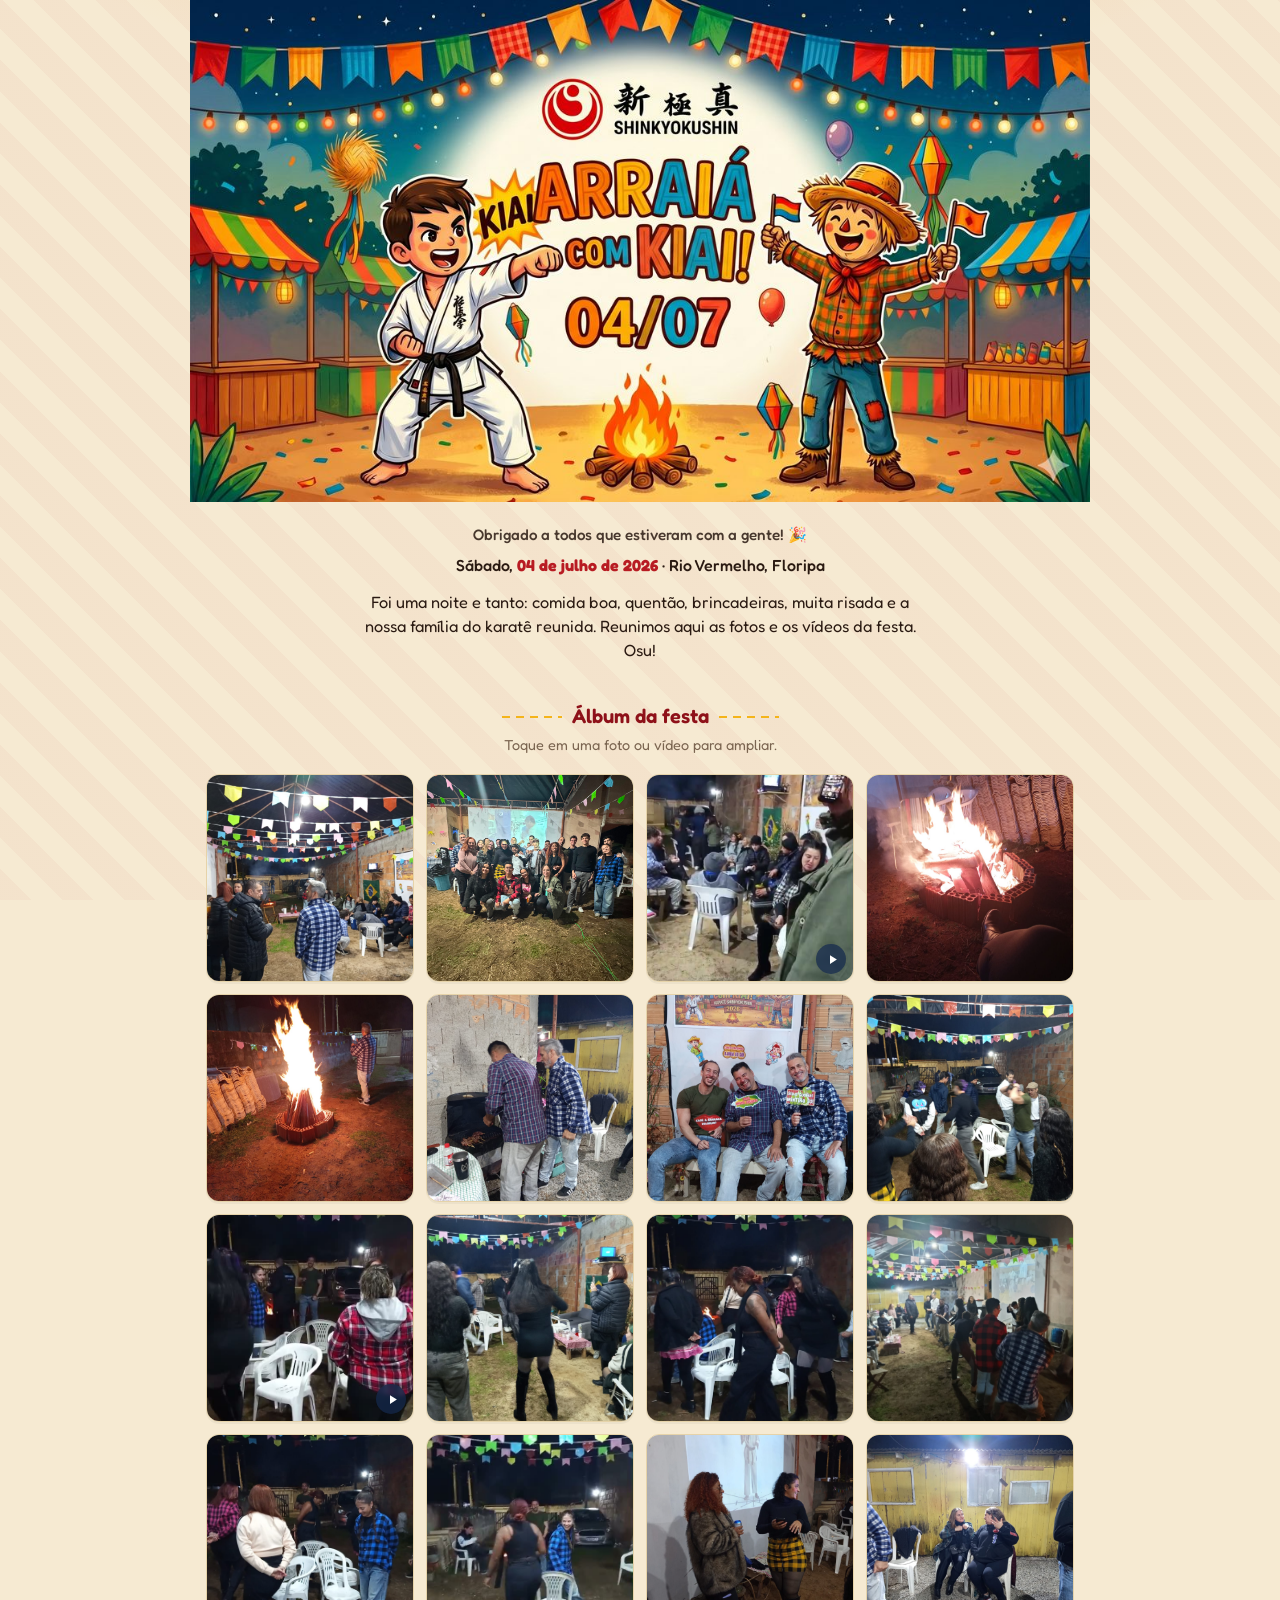
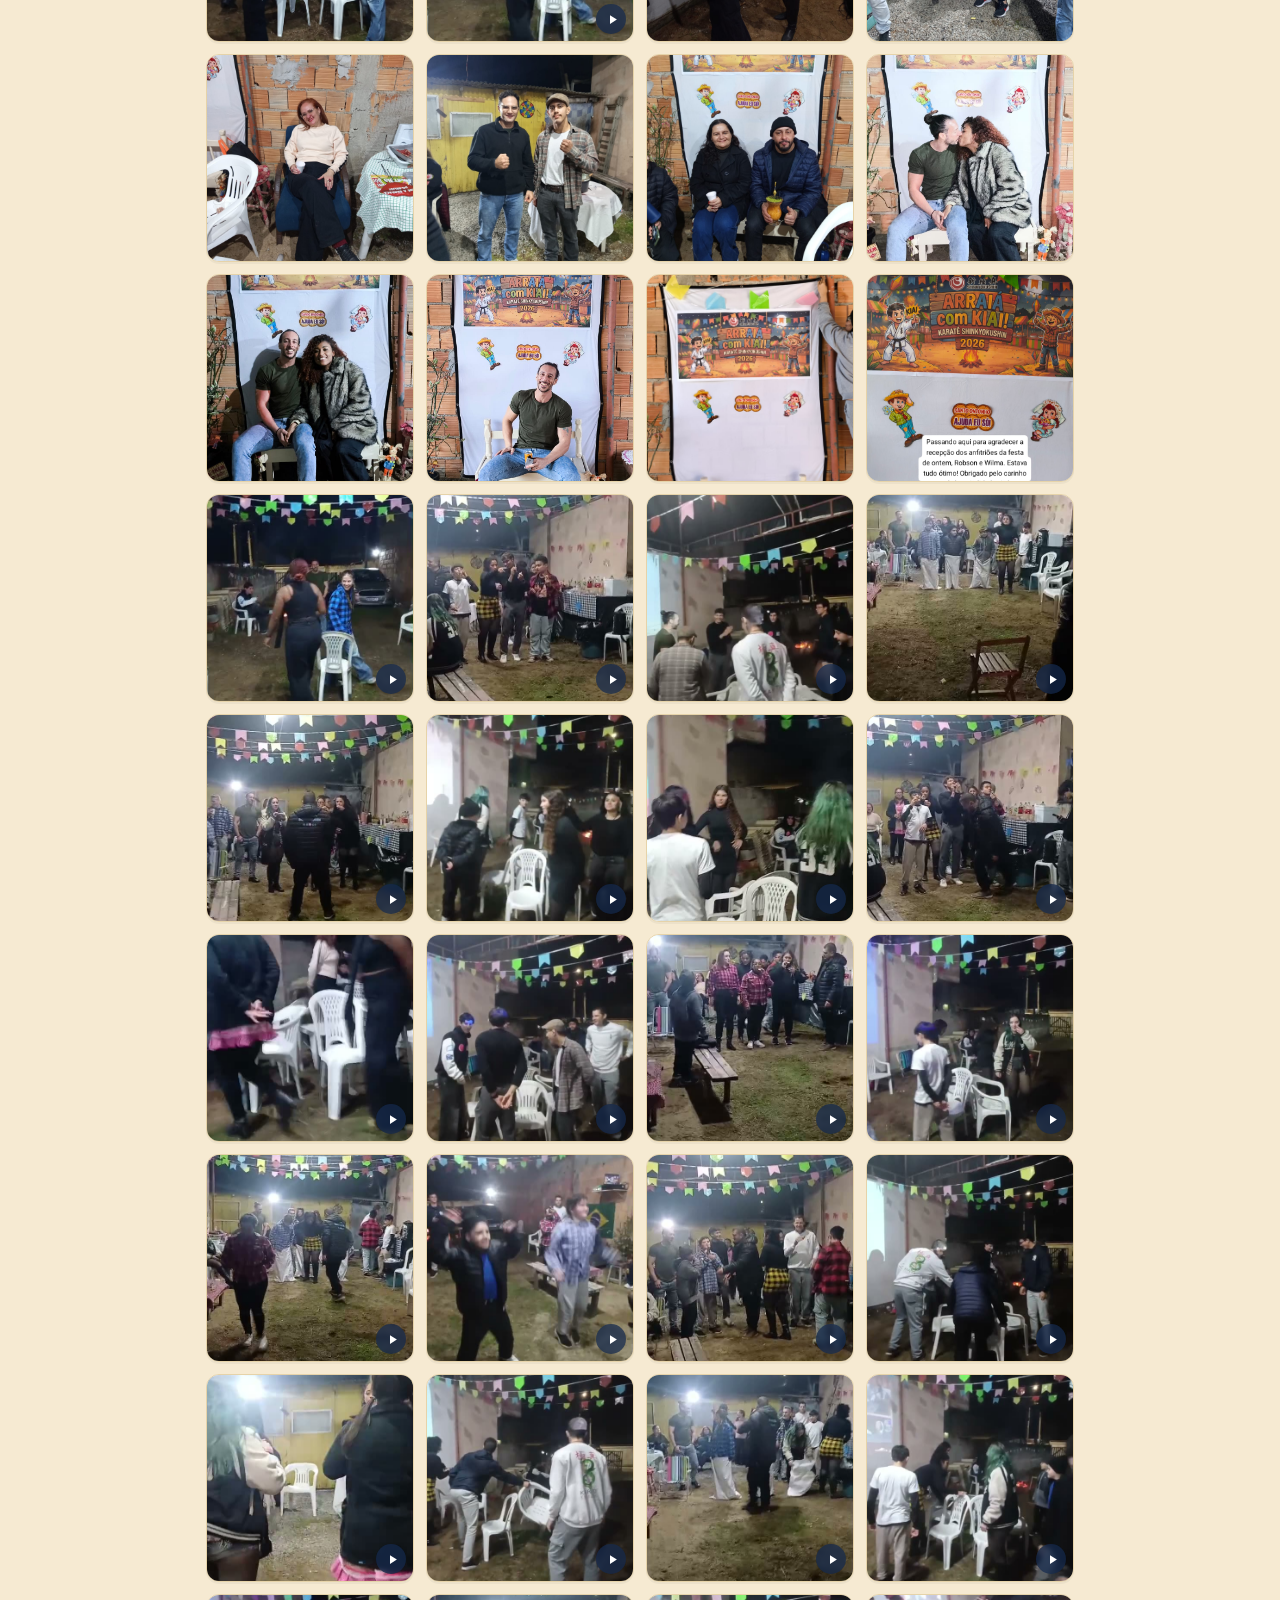
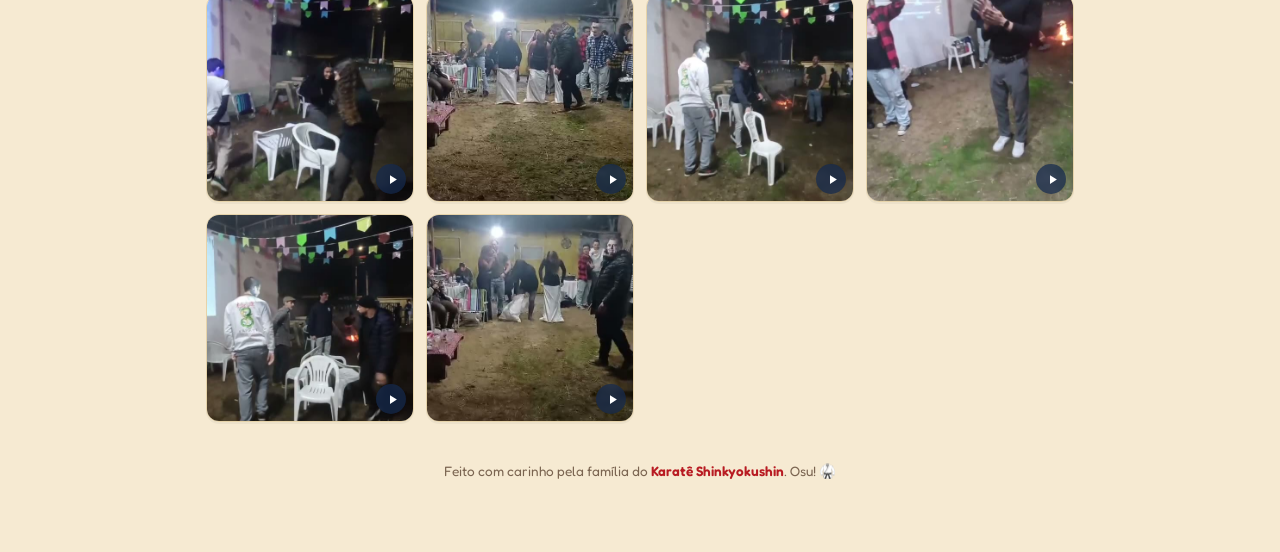
<file: arraia-com-kiai/pagamento.html>
<!DOCTYPE html>
<html lang="pt-BR">
<head>
<meta charset="UTF-8" />
<meta name="viewport" content="width=device-width, initial-scale=1.0" />
<meta name="robots" content="noindex" />
<title>Arraiá com Kiai</title>
<script>
/* Evento encerrado (04/07/2026). Links antigos de contribuição caem na raiz. */
location.replace('./');
</script>
<noscript><meta http-equiv="refresh" content="0;url=./" /></noscript>
</head>
<body></body>
</html>
</file>
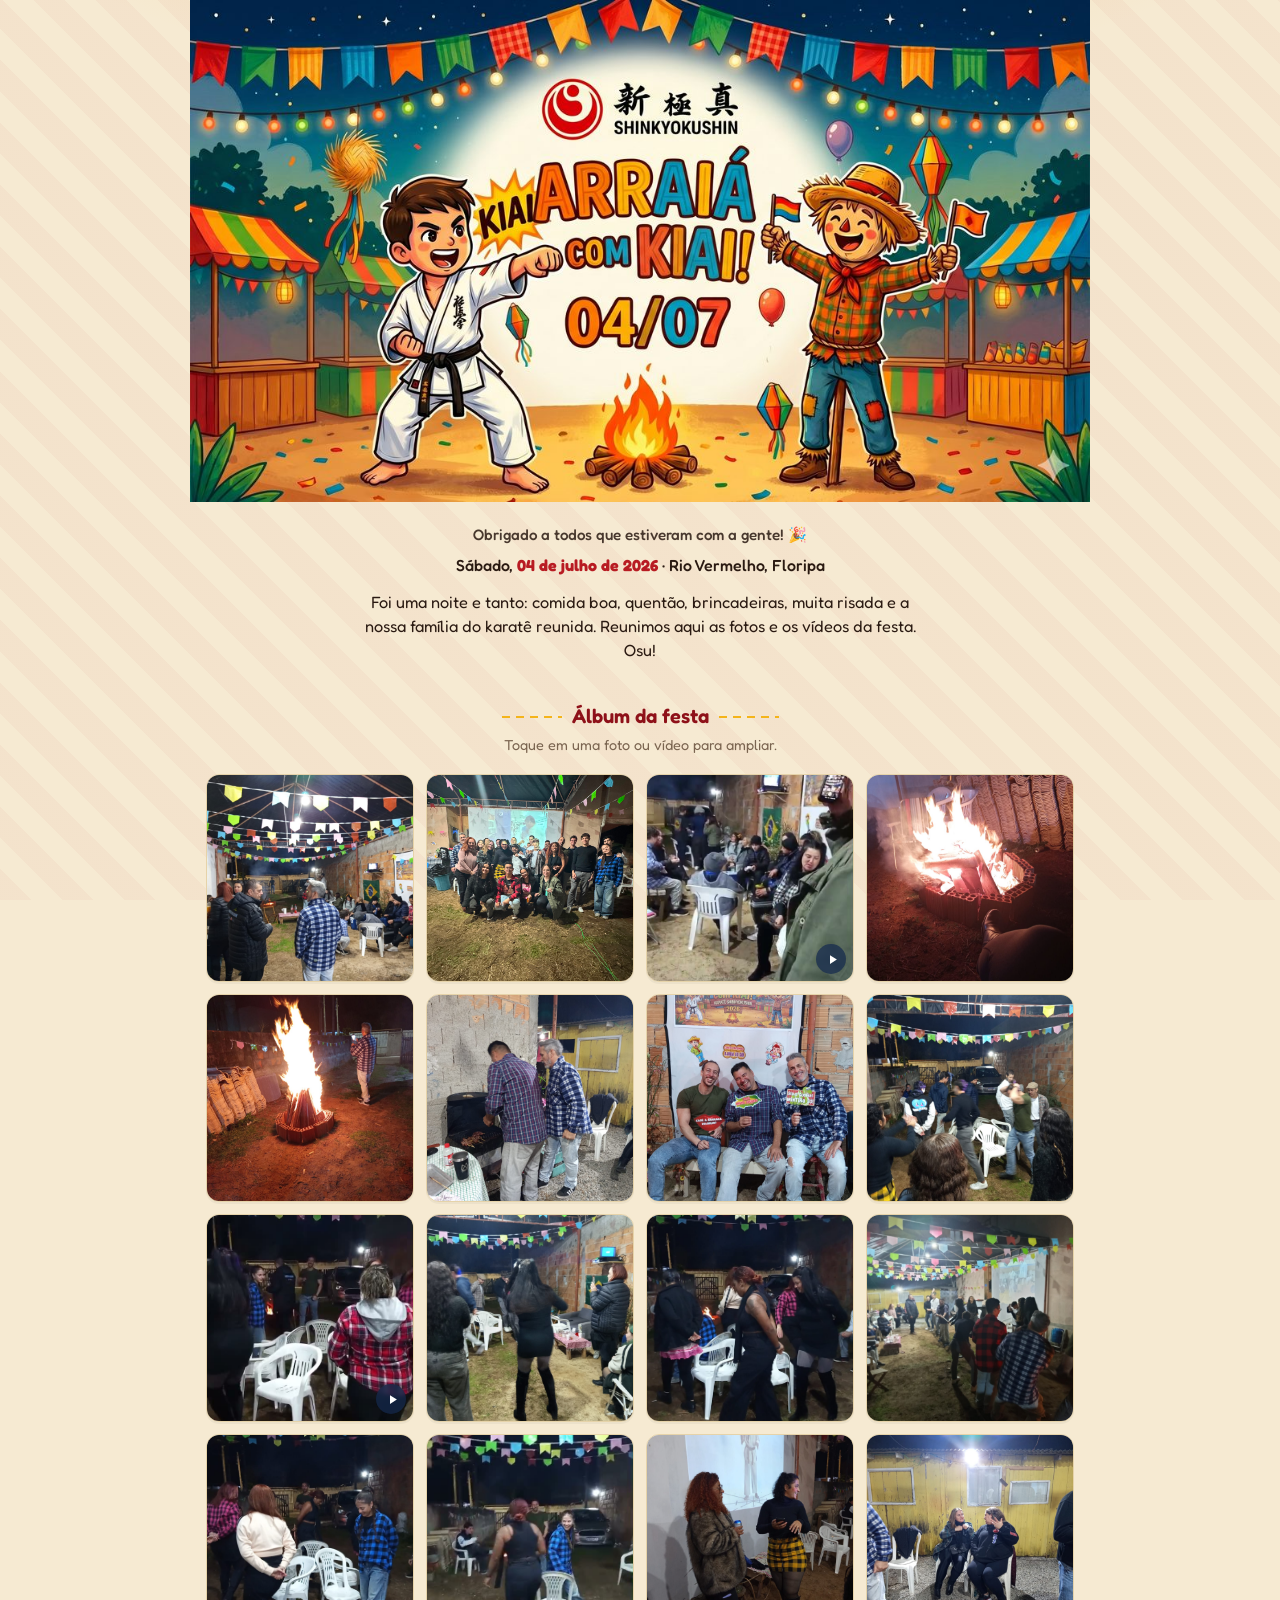
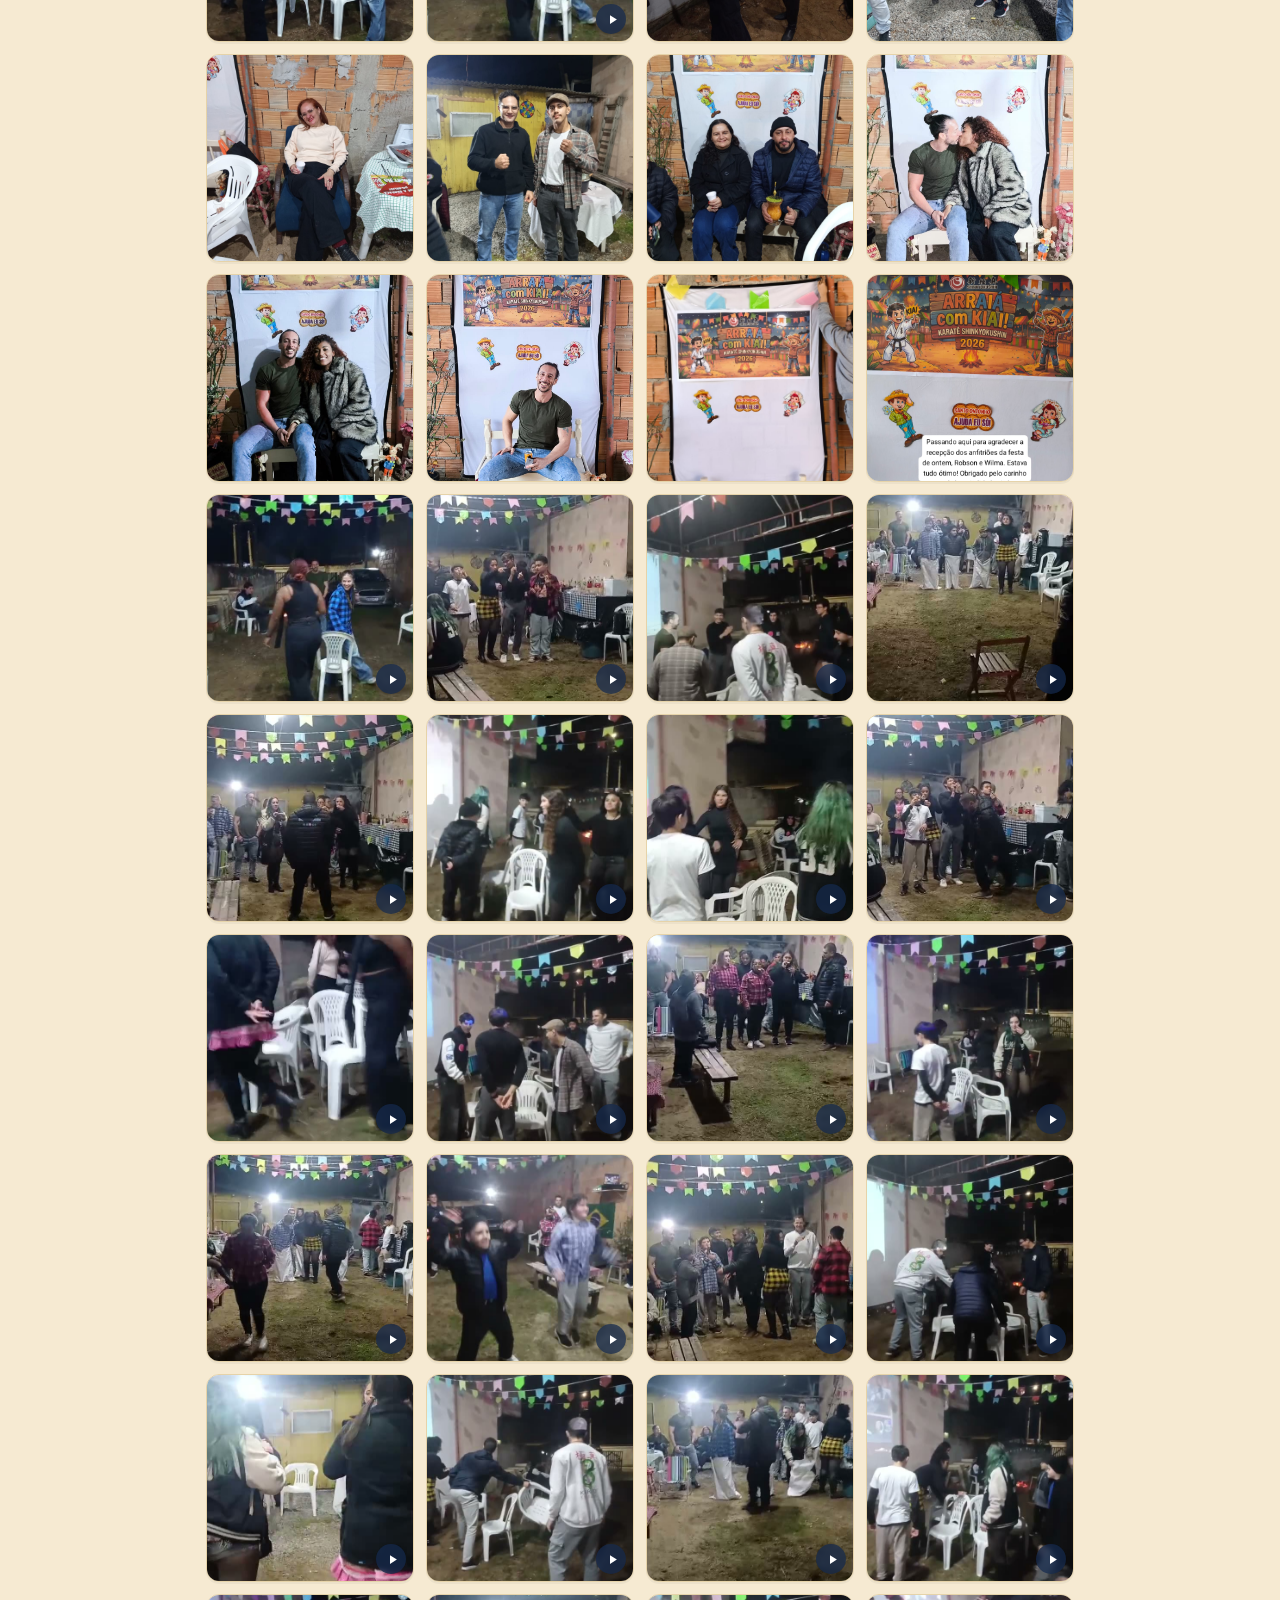
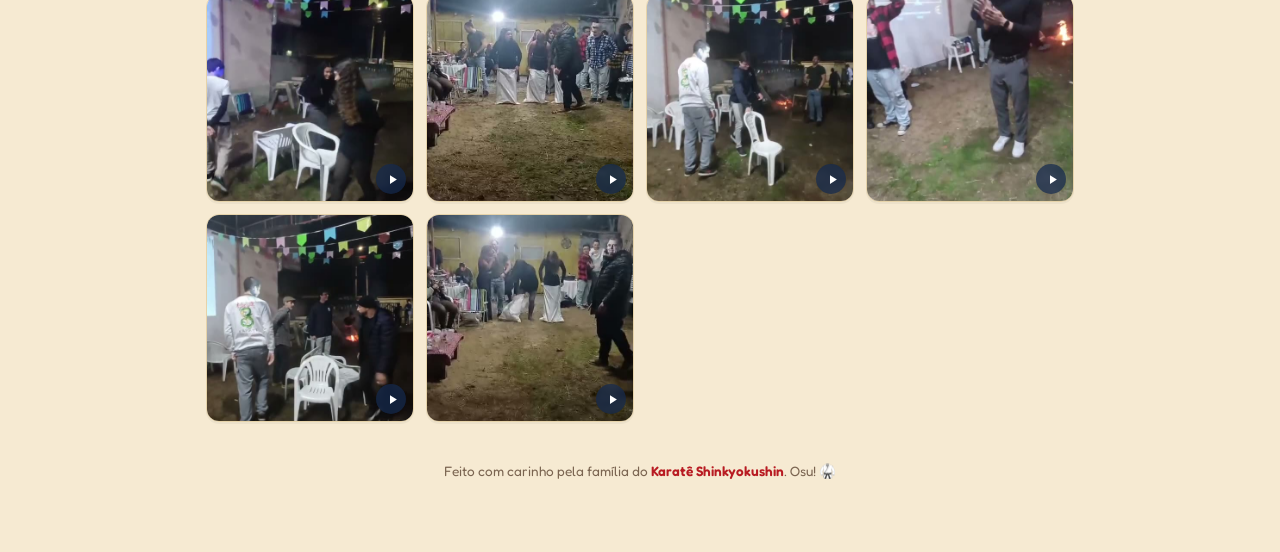
<file: arraia-com-kiai/participar.html>
<!DOCTYPE html>
<html lang="pt-BR">
<head>
<meta charset="UTF-8" />
<meta name="viewport" content="width=device-width, initial-scale=1.0" />
<meta name="robots" content="noindex" />
<title>Arraiá com Kiai</title>
<script>
/* Evento encerrado (04/07/2026). Links personalizados (pratos/contribuição) caem na raiz. */
location.replace('./');
</script>
<noscript><meta http-equiv="refresh" content="0;url=./" /></noscript>
</head>
<body></body>
</html>
</file>
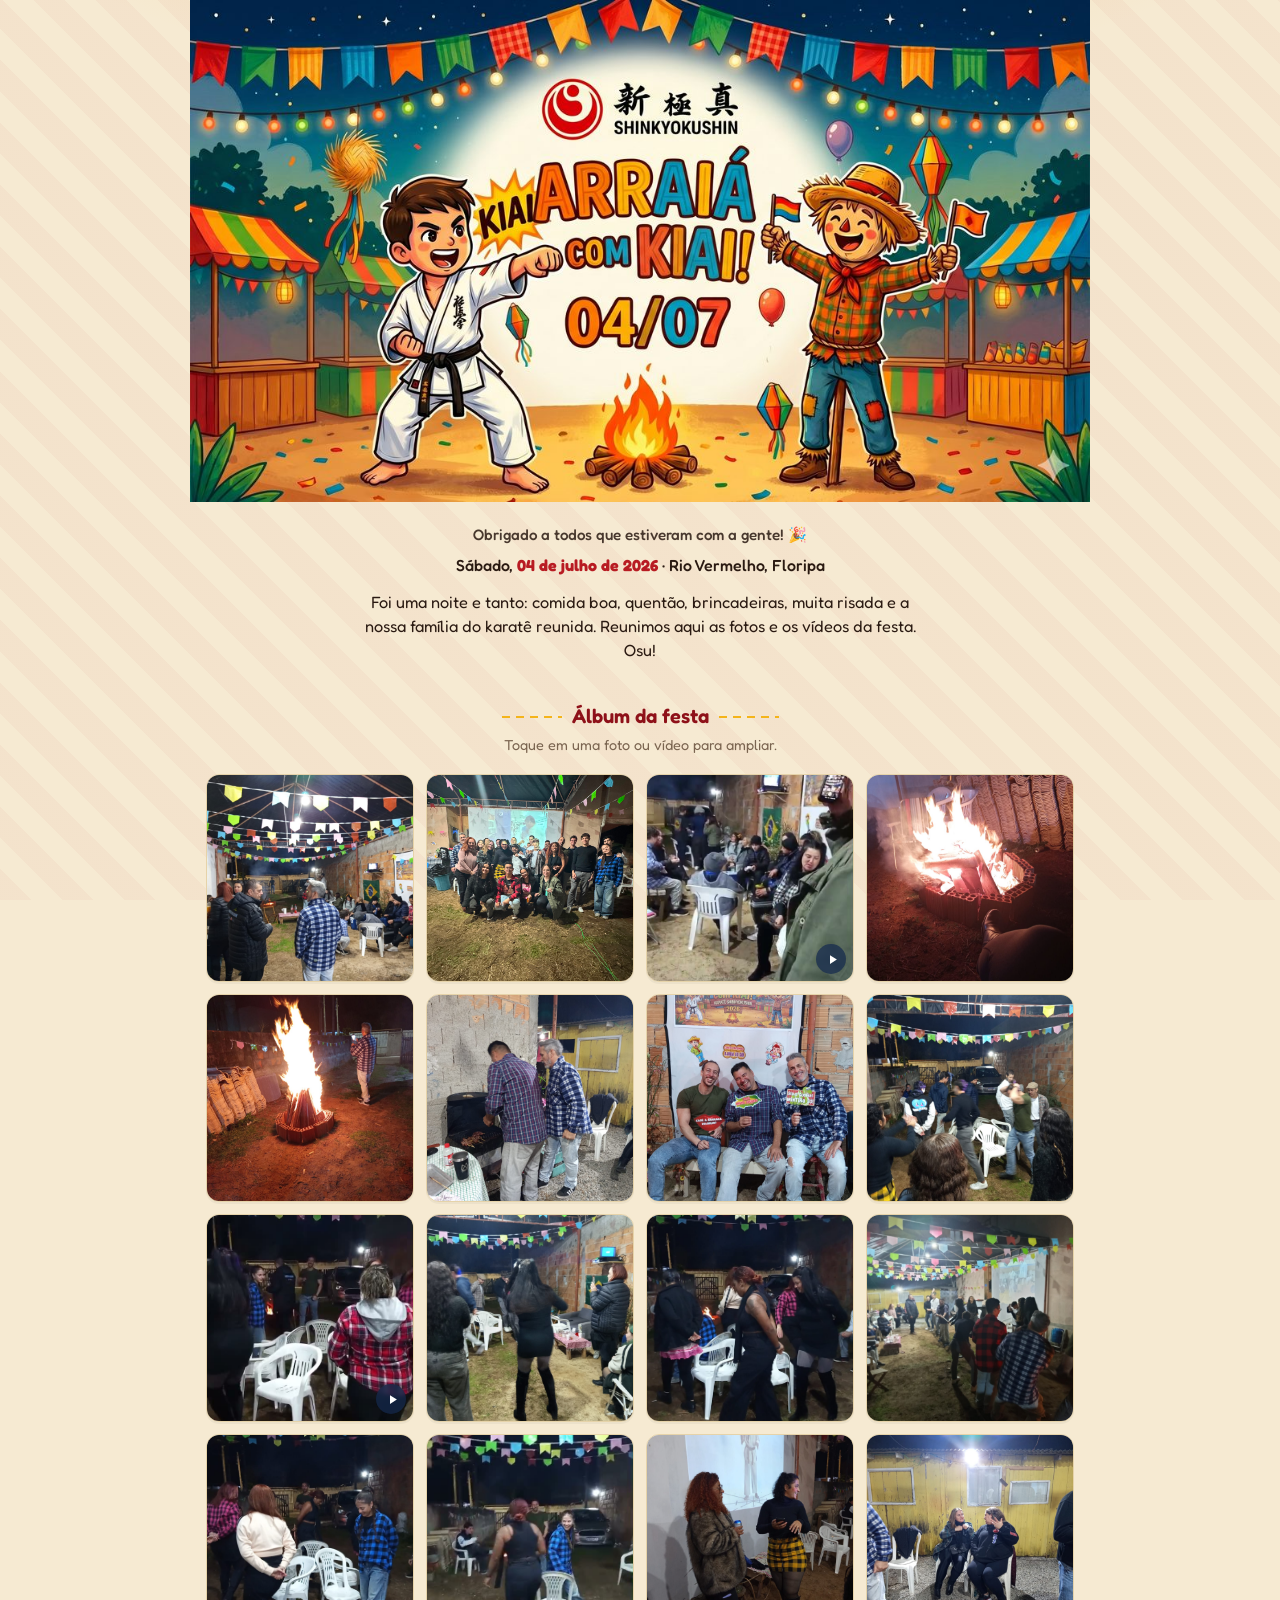
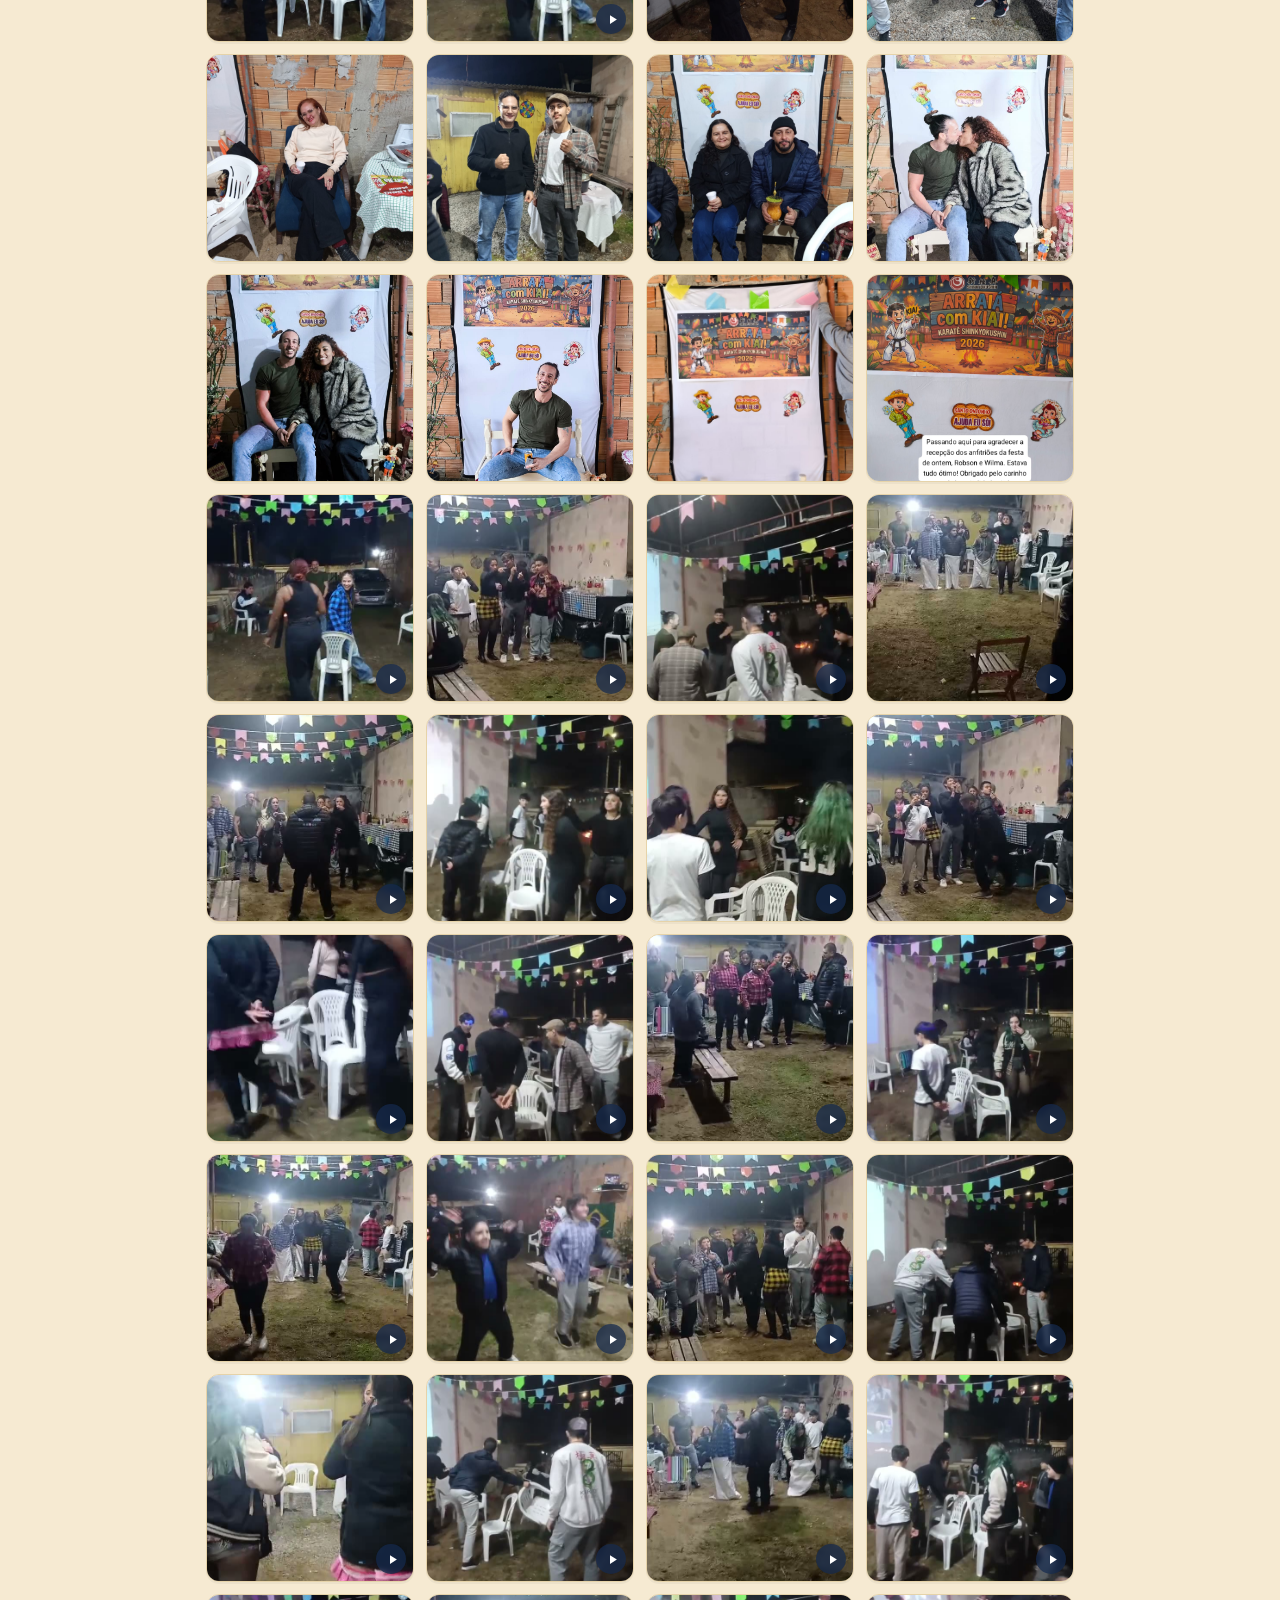
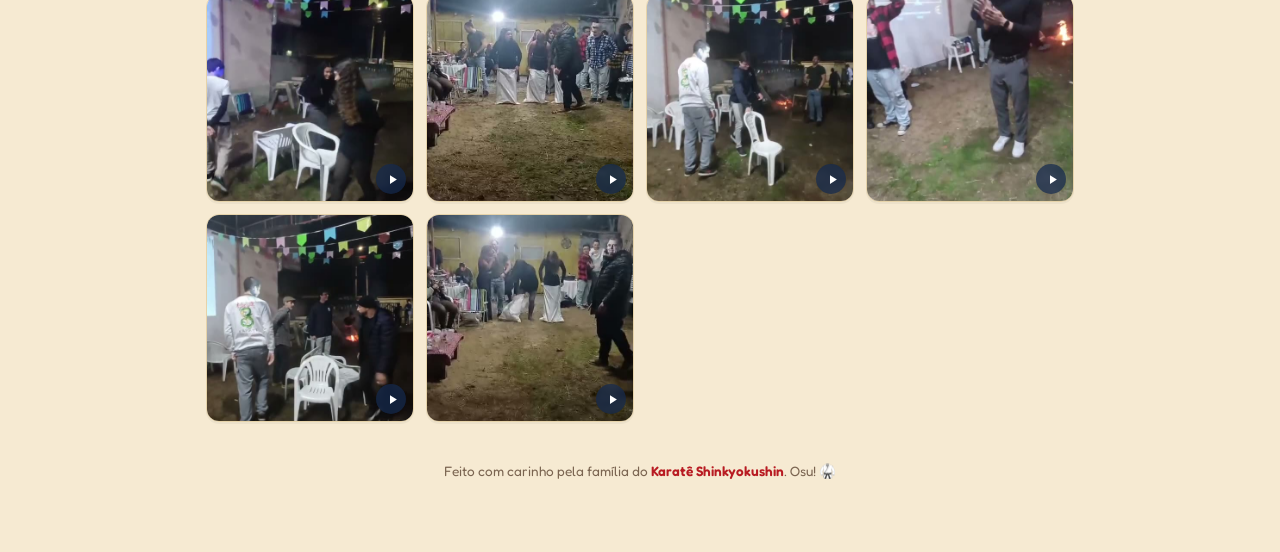
<file: arraia-com-kiai/pratos.html>
<!DOCTYPE html>
<html lang="pt-BR">
<head>
<meta charset="UTF-8" />
<meta name="viewport" content="width=device-width, initial-scale=1.0" />
<meta name="robots" content="noindex" />
<title>Arraiá com Kiai</title>
<script>
/* Evento encerrado (04/07/2026). Links antigos de pratos caem na raiz. */
location.replace('./');
</script>
<noscript><meta http-equiv="refresh" content="0;url=./" /></noscript>
</head>
<body></body>
</html>
</file>
<file: assets/index-CocmthsE.css>
:root{--bg: #F2F2EF;--bg-top: #FFFFFF;--surface: #FFFFFF;--surface-2: #E8E8E4;--text: #111114;--muted: #55554F;--faint: #8A8A84;--line: #D9D9D3;--line-strong: #B9B9B2;--accent: #F26B50;--accent-hot: #E0553A;--accent-deep: #8F2E17;--accent-text: #A8391F;--accent-glow: rgba(242,107,80,.18);--on-accent: #111114;--chrome-hi: #FFFFFF;--chrome-mid: #C8C8C2;--chrome-lo: #8A8A84;--focus: #111114;--shadow: rgba(17,17,20,.14);--portrait-light: rgba(255,255,255,.95);--grid: rgba(17,17,20,.07);--scrim: rgba(242,242,239,.78);--grain: .02;--glow: 0;--theme-color: #F2F2EF;--font-display: "Archivo", "Archivo Fallback", "Helvetica Neue", Arial, sans-serif;--font-body: "Archivo", "Archivo Fallback", "Helvetica Neue", Arial, system-ui, sans-serif;--font-mono: "Martian Mono", ui-monospace, Menlo, Consolas, monospace;--wdth-display: 125%;--wdth-title: 118%;--wdth-card: 110%;--wdth-body: 100%;--wdth-eyebrow: 75%;--wght-display: 850;--wght-title: 750;--wght-card: 650;--wght-body: 400;--wght-light: 300;--t-h1: clamp(52px, 8.6vw, 136px);--t-h2: clamp(40px, 5vw, 76px);--t-h3: 28px;--t-proof: clamp(40px, 4.2vw, 60px);--t-ghost: clamp(120px, 18vw, 280px);--t-lead: 22px;--t-dek: clamp(18px, 1.5vw, 22px);--t-quote: 36px;--t-voice: 26px;--t-body: 17px;--t-secondary: 15px;--t-label: 13px;--t-mono: 12px;--t-mono-sm: 11px;--lh-h1: .92;--lh-h2: .98;--lh-body: 1.6;--lh-lead: 1.4;--track-h1: -.035em;--track-h2: -.025em;--track-mono: .14em;--track-eyebrow: .04em;--measure: 62ch;--sheet-max: 1280px;--sheet-pad: 64px;--masthead-h: 56px;--gutter: 24px;--section-gap: 144px;--hero-track: 190vh;--strip-h: 152px;--bracket: 12px;--space-1: 4px;--space-2: 8px;--space-3: 12px;--space-4: 16px;--space-6: 24px;--space-8: 32px;--space-12: 48px;--space-16: 64px;--ease-out-expo: cubic-bezier(.16, 1, .3, 1);--ease-in-out: cubic-bezier(.65, 0, .35, 1);--ease-boot: cubic-bezier(0, .4, .2, 1);--d-snap: .12s;--d-settle: .35s;--d-reveal: .9s;--snap: var(--d-snap) linear;--settle: var(--d-settle) var(--ease-out-expo);--reveal-shift: 16px;--motion: 1;color-scheme:light}html[data-theme=dark]{--bg: #0B0B0D;--bg-top: #141417;--surface: #131316;--surface-2: #1B1B1F;--text: #F5F3EF;--muted: #B3B0A9;--faint: #6E6C68;--line: #26262B;--line-strong: #3A3A41;--accent: #F26B50;--accent-hot: #FF8A6E;--accent-deep: #B8402A;--accent-text: #F58A73;--accent-glow: rgba(242,107,80,.32);--on-accent: #0B0B0D;--chrome-hi: #E9E7E2;--chrome-mid: #7A7873;--chrome-lo: #2A2A2E;--focus: #F5F3EF;--shadow: rgba(0,0,0,0);--portrait-light: rgba(255,255,255,.1);--grid: rgba(255,255,255,.05);--scrim: rgba(11,11,13,.72);--grain: .03;--theme-color: #0B0B0D;--wght-body: 380;--lh-body: 1.62;color-scheme:dark}@media(prefers-color-scheme:dark){html:not([data-theme=light]){--bg: #0B0B0D;--bg-top: #141417;--surface: #131316;--surface-2: #1B1B1F;--text: #F5F3EF;--muted: #B3B0A9;--faint: #6E6C68;--line: #26262B;--line-strong: #3A3A41;--accent: #F26B50;--accent-hot: #FF8A6E;--accent-deep: #B8402A;--accent-text: #F58A73;--accent-glow: rgba(242,107,80,.32);--on-accent: #0B0B0D;--chrome-hi: #E9E7E2;--chrome-mid: #7A7873;--chrome-lo: #2A2A2E;--focus: #F5F3EF;--shadow: rgba(0,0,0,0);--portrait-light: rgba(255,255,255,.1);--grid: rgba(255,255,255,.05);--scrim: rgba(11,11,13,.72);--grain: .03;--theme-color: #0B0B0D;--wght-body: 380;--lh-body: 1.62;color-scheme:dark}}@media(max-width:1023px){:root{--sheet-pad: 20px;--section-gap: 96px;--t-h3: 24px;--t-quote: 28px;--t-voice: 22px;--t-lead: 19px}}@media(prefers-reduced-motion:reduce){:root{--snap: 0ms linear;--settle: 0ms linear;--reveal-shift: 0px;--motion: 0}}@media(prefers-reduced-transparency:reduce){:root{--grain: 0}}@font-face{font-family:Archivo Fallback;src:local("Helvetica Neue"),local("Arial");size-adjust:98%;ascent-override:92%}*,*:before,*:after{box-sizing:border-box}*{margin:0;padding:0}html{-webkit-text-size-adjust:100%;scroll-behavior:smooth}@media(prefers-reduced-motion:reduce){html{scroll-behavior:auto}}body{background:var(--bg);color:var(--text);font-family:var(--font-body);font-size:var(--t-body);font-weight:var(--wght-body);font-stretch:var(--wdth-body);line-height:var(--lh-body);min-height:100vh;overflow-x:hidden;-webkit-font-smoothing:antialiased;text-rendering:optimizeLegibility;font-feature-settings:"kern" 1,"liga" 1,"tnum" 1}html.theme-transition,html.theme-transition *{transition:background-color .25s linear,color .25s linear,border-color .25s linear!important}body:before{content:"";position:absolute;inset:0 0 auto 0;height:100vh;pointer-events:none;z-index:0;background:linear-gradient(180deg,var(--bg-top) 0%,var(--bg) 80%)}body:after{content:"";position:fixed;top:0;right:0;bottom:0;left:0;z-index:0;pointer-events:none;background-image:url("data:image/svg+xml,%3Csvg xmlns='http://www.w3.org/2000/svg' width='200' height='200'%3E%3Cfilter id='n'%3E%3CfeTurbulence type='fractalNoise' baseFrequency='0.9' numOctaves='2' stitchTiles='stitch'/%3E%3CfeColorMatrix values='0 0 0 0 0.5 0 0 0 0 0.5 0 0 0 0 0.5 0 0 0 1 0'/%3E%3C/filter%3E%3Crect width='200' height='200' filter='url(%23n)'/%3E%3C/svg%3E");background-size:200px 200px;opacity:var(--grain);mix-blend-mode:overlay}#root{position:relative;z-index:1}.sheet{width:100%;max-width:var(--sheet-max);margin:0 auto;padding-left:var(--sheet-pad);padding-right:var(--sheet-pad)}main>section{scroll-margin-top:calc(var(--masthead-h) + 8px)}a{color:inherit;text-decoration:none}ul,ol{list-style:none}img,svg,picture,canvas{display:block;max-width:100%}button,input,textarea{font:inherit;color:inherit;background:none;border:0}button{cursor:pointer}time{font-variant-numeric:tabular-nums}:focus-visible{outline:2px solid var(--focus);outline-offset:3px}:focus:not(:focus-visible){outline:none}.visually-hidden{position:absolute!important;width:1px;height:1px;padding:0;margin:-1px;overflow:hidden;clip:rect(0 0 0 0);white-space:nowrap;border:0}.skip-link{position:absolute;top:8px;left:8px;z-index:2000;padding:8px 12px;background:var(--text);color:var(--bg);font-family:var(--font-mono);font-size:var(--t-mono);letter-spacing:var(--track-mono);text-transform:uppercase;transform:translateY(-200%)}.skip-link:focus{transform:none}.display{font-family:var(--font-display);font-stretch:var(--wdth-display);font-weight:var(--wght-display);letter-spacing:var(--track-h1);line-height:var(--lh-h1)}.title{font-family:var(--font-display);font-stretch:var(--wdth-title);font-weight:var(--wght-title);letter-spacing:var(--track-h2);line-height:var(--lh-h2)}.card-title{font-family:var(--font-display);font-stretch:var(--wdth-card);font-weight:var(--wght-card);letter-spacing:-.015em;line-height:1.1}.light{font-family:var(--font-body);font-stretch:100%;font-weight:var(--wght-light);letter-spacing:-.01em;line-height:1.3}.mono{font-family:var(--font-mono);font-size:var(--t-mono);font-weight:500;letter-spacing:var(--track-mono);text-transform:uppercase;font-variant-numeric:tabular-nums}.eyebrow{font-family:var(--font-body);font-stretch:var(--wdth-eyebrow);font-size:var(--t-label);font-weight:600;letter-spacing:var(--track-eyebrow);text-transform:uppercase}.tabular{font-variant-numeric:tabular-nums}.link{text-decoration:underline;text-decoration-thickness:1px;text-underline-offset:4px;transition:text-decoration-thickness var(--snap),color var(--snap)}.link:hover,.link:focus-visible{text-decoration-thickness:2px;color:var(--accent-text)}.btn{position:relative;display:inline-flex;align-items:center;justify-content:center;gap:10px;min-height:50px;padding:0 24px;font-family:var(--font-mono);font-size:var(--t-mono);font-weight:500;letter-spacing:var(--track-mono);text-transform:uppercase;border:1px solid var(--line-strong);transition:background-color var(--snap),color var(--snap),border-color var(--snap),box-shadow var(--settle),transform var(--settle)}.btn-primary{background:var(--accent);border-color:var(--accent);color:var(--on-accent);box-shadow:0 0 0 0 var(--accent-glow)}.btn-primary:hover,.btn-primary:focus-visible{background:var(--accent-hot);border-color:var(--accent-hot);box-shadow:0 0 32px 0 var(--accent-glow);transform:translateY(-1px)}.btn-secondary{background:transparent;color:var(--text)}.btn-secondary:hover,.btn-secondary:focus-visible{border-color:var(--text)}.brackets{position:relative}.brackets:before,.brackets:after{content:"";position:absolute;width:var(--bracket);height:var(--bracket);border-color:var(--line-strong);border-style:solid;pointer-events:none;transition:border-color var(--snap)}.brackets:before{top:0;left:0;border-width:1px 0 0 1px}.brackets:after{bottom:0;right:0;border-width:0 1px 1px 0}.brackets:hover:before,.brackets:hover:after{border-color:var(--accent)}.plate{position:relative;background:linear-gradient(180deg,var(--surface-2),var(--surface));border:1px solid var(--line);box-shadow:inset 0 1px #ffffff14,0 20px 40px var(--shadow);transform:perspective(1200px) rotateX(var(--rx, 0deg)) rotateY(var(--ry, 0deg));transform-style:preserve-3d;transition:transform var(--settle),border-color var(--snap)}.plate:after{content:"";position:absolute;top:0;right:0;bottom:0;left:0;pointer-events:none;background:radial-gradient(240px circle at var(--mx, 30%) var(--my, 20%),rgba(255,255,255,.08),transparent 60%);opacity:0;transition:opacity var(--settle)}.plate:hover:after{opacity:1}.plate:hover{border-color:var(--line-strong)}.led{display:inline-block;width:6px;height:6px;border-radius:50%;background:var(--accent);box-shadow:0 0 8px var(--accent)}.led-pulse{animation:pulse 1.8s var(--ease-in-out) infinite}.led-steady{background:var(--text);box-shadow:none}@keyframes pulse{0%,to{opacity:1}50%{opacity:.35}}@media(prefers-reduced-motion:reduce){.led-pulse{animation:none}}.bench{background-image:radial-gradient(circle,var(--grid) 1px,transparent 1px),repeating-linear-gradient(180deg,transparent 0 95px,var(--grid) 95px 96px);background-size:8px 8px,100% 96px}.title3d{text-shadow:1px 1px 0 var(--chrome-lo),2px 2px 0 var(--chrome-lo),3px 3px 0 var(--chrome-lo),4px 4px 0 var(--chrome-lo),5px 5px 0 var(--chrome-lo),6px 6px 0 var(--chrome-lo),12px 14px 32px rgba(0,0,0,.35)}html[data-theme=light] .title3d{text-shadow:1px 1px 0 var(--chrome-mid),2px 2px 0 var(--chrome-mid),3px 3px 0 var(--chrome-mid),4px 4px 0 var(--chrome-mid),12px 14px 32px var(--shadow)}.glass{background:linear-gradient(160deg,#ffffff14,#ffffff05);border:1px solid rgba(255,255,255,.12);backdrop-filter:blur(14px);-webkit-backdrop-filter:blur(14px);box-shadow:inset 0 1px #ffffff1f,0 30px 60px #00000059}html[data-theme=light] .glass{background:linear-gradient(160deg,#ffffffe6,#fff9);border-color:#1111141f;box-shadow:inset 0 1px #ffffffe6,0 30px 60px var(--shadow)}.marquee{overflow:hidden;white-space:nowrap;-webkit-mask-image:linear-gradient(90deg,transparent,#000 10%,#000 90%,transparent);mask-image:linear-gradient(90deg,transparent,#000 10%,#000 90%,transparent)}.marqueeTrack{display:inline-flex;gap:48px;padding-right:48px;animation:marquee 40s linear infinite}@keyframes marquee{to{transform:translate(-50%)}}@media(prefers-reduced-motion:reduce){.marqueeTrack{animation:none}}._iconButton_354qk_1{display:inline-flex;align-items:center;justify-content:center;width:32px;height:32px;border:1px solid var(--border);color:var(--text);transition:border-color var(--snap),color var(--snap)}._iconButton_354qk_1:hover,._iconButton_354qk_1:focus-visible{border-color:var(--rule);color:var(--accent-text)}._lang_354qk_12{display:inline-flex;gap:var(--space-2)}._langButton_354qk_13{font-family:var(--font-mono);font-size:var(--t-mono);letter-spacing:var(--track-mono);padding:6px 2px;color:var(--muted);border-bottom:2px solid transparent;transition:color var(--snap),border-color var(--snap)}._langButton_354qk_13[aria-pressed=true]{color:var(--text);border-bottom-color:var(--accent)}._langButton_354qk_13:hover{color:var(--accent-text)}._dialog_ub670_1{position:fixed;top:0;right:0;bottom:0;left:0;width:100%;height:100%;max-width:none;max-height:none;margin:0;padding:0;border:0;background:var(--bg);color:var(--text)}._dialog_ub670_1::backdrop{background:transparent}._dialog_ub670_1:not([open]){display:none}._locked_ub670_10{overflow:hidden}._inner_ub670_11{display:flex;flex-direction:column;gap:var(--space-8);min-height:100%;padding:0 var(--sheet-pad) var(--space-6)}._top_ub670_12{display:flex;align-items:center;justify-content:space-between;height:var(--masthead-h);border-bottom:1px solid var(--line);color:var(--muted)}._close_ub670_13{color:var(--text);padding:8px 0}._list_ub670_14{display:flex;flex-direction:column}._item_ub670_15{display:flex;align-items:baseline;gap:var(--space-4);padding:var(--space-4) 0;border-bottom:1px solid var(--line)}._number_ub670_16{color:var(--faint)}._label_ub670_17{font-size:clamp(40px,12vw,56px)}._controls_ub670_18{display:flex;align-items:center;gap:var(--space-4);flex-wrap:wrap;color:var(--muted)}._email_ub670_19{font-size:var(--t-secondary)}._cta_ub670_20{margin-top:auto;width:100%;min-height:56px}._chapter_frm4e_1{position:relative;padding-top:var(--section-gap)}._full_frm4e_2{padding-left:0;padding-right:0}._head_frm4e_3{position:relative;display:flex;flex-direction:column;gap:var(--space-4);margin-bottom:var(--space-12);overflow-x:clip;overflow-y:visible;padding-top:.2em}._watermark_frm4e_4{position:absolute;right:-.04em;top:-.35em;font-size:var(--t-ghost);color:transparent;-webkit-text-stroke:1px var(--line-strong);opacity:.6;pointer-events:none;-webkit-user-select:none;user-select:none}._kicker_frm4e_13{color:var(--muted)}._index_frm4e_14{color:var(--accent-text)}._title_frm4e_15{font-size:var(--t-h2);max-width:14ch}@media(max-width:1023px){._head_frm4e_3{margin-bottom:var(--space-8)}._watermark_frm4e_4{top:-.2em}}._hud_sywvq_1{position:fixed;top:0;right:0;bottom:0;left:0;z-index:100;pointer-events:none}._hud_sywvq_1>*{pointer-events:auto}._brand_sywvq_4{position:absolute;left:28px;top:20px;display:inline-flex;align-items:center;gap:12px;color:var(--text)}._mark_sywvq_9{display:inline-flex;color:var(--text);transition:color var(--snap),transform var(--settle)}._brand_sywvq_4:hover ._mark_sywvq_9{color:var(--accent);transform:rotate(-8deg)}._name_sywvq_11{color:var(--muted);font-size:var(--t-mono-sm)}._controls_sywvq_13{position:absolute;right:28px;top:16px;display:flex;align-items:center;gap:var(--space-4)}._clock_sywvq_17{color:var(--muted);font-size:var(--t-mono-sm);white-space:nowrap}._capsule_sywvq_18{display:inline-flex;align-items:center;gap:var(--space-3);padding:4px 6px 4px 10px;border:1px solid var(--line);background:color-mix(in srgb,var(--bg) 70%,transparent);backdrop-filter:blur(8px);-webkit-backdrop-filter:blur(8px)}._menuButton_sywvq_26{display:inline-flex;align-items:center;height:34px;padding:0 14px;border:1px solid var(--line-strong);color:var(--text);background:color-mix(in srgb,var(--bg) 70%,transparent);backdrop-filter:blur(8px);-webkit-backdrop-filter:blur(8px);transition:border-color var(--snap),color var(--snap)}._menuButton_sywvq_26:hover{border-color:var(--accent);color:var(--accent-text)}._rail_sywvq_38{position:absolute;right:28px;top:50%;transform:translateY(-50%)}._rail_sywvq_38 ul{display:flex;flex-direction:column;gap:14px;align-items:flex-end}._railLink_sywvq_40{display:inline-flex;align-items:center;gap:10px;padding:4px 0 4px 10px;color:var(--faint);font-size:var(--t-mono-sm);transition:color var(--snap),background-color var(--snap)}._railLink_sywvq_40[aria-current=true]{background:color-mix(in srgb,var(--bg) 82%,transparent);backdrop-filter:blur(6px);-webkit-backdrop-filter:blur(6px)}._railLabel_sywvq_48{opacity:0;transform:translate(6px);transition:opacity var(--snap),transform var(--settle);color:var(--text)}._railLink_sywvq_40:hover ._railLabel_sywvq_48,._railLink_sywvq_40[aria-current=true] ._railLabel_sywvq_48{opacity:1;transform:none}._railNumber_sywvq_50{min-width:2ch;text-align:right}._railTick_sywvq_51{width:14px;height:1px;background:var(--line-strong);transition:background-color var(--snap),width var(--settle)}._railLink_sywvq_40:hover{color:var(--text)}._railLink_sywvq_40[aria-current=true]{color:var(--accent-text)}._railLink_sywvq_40[aria-current=true] ._railTick_sywvq_51{width:28px;background:var(--accent);box-shadow:0 0 8px var(--accent)}._progress_sywvq_56{position:absolute;left:28px;bottom:28px;width:1px;height:96px;background:var(--line)}._progressBar_sywvq_57{position:absolute;top:0;right:0;bottom:0;left:0;background:var(--accent);transform-origin:top center;box-shadow:0 0 8px var(--accent-glow)}@media(max-width:1023px){._brand_sywvq_4{left:20px;top:16px}._name_sywvq_11{display:none}._controls_sywvq_13{right:20px;top:12px;gap:var(--space-3)}._clock_sywvq_17,._capsule_sywvq_18,._rail_sywvq_38,._progress_sywvq_56{display:none}}._light_yc6ou_1{position:fixed;left:0;top:0;width:720px;height:720px;margin:-360px 0 0 -360px;border-radius:50%;background:radial-gradient(circle,var(--accent-glow) 0%,transparent 55%);opacity:0;pointer-events:none;z-index:1;mix-blend-mode:screen;transition:opacity .4s linear;will-change:transform}html[data-theme=light] ._light_yc6ou_1{mix-blend-mode:multiply;opacity:.5}@media(hover:none),(prefers-reduced-motion:reduce){._light_yc6ou_1{display:none}}._track_1j7ay_1{position:relative;height:170vh}._stage_1j7ay_2{position:sticky;top:0;height:100svh;min-height:640px;overflow:hidden}._corner_1j7ay_3{position:absolute;color:var(--faint);font-size:var(--t-mono-sm);z-index:3}._tr_1j7ay_1{top:76px;right:28px}._br_1j7ay_5{bottom:28px;right:28px}._composition_1j7ay_7{position:relative;height:100%;display:flex;flex-direction:column;justify-content:center;gap:var(--space-8);padding-top:96px;padding-bottom:96px}._kicker_1j7ay_17{display:flex;align-items:center;gap:10px;color:var(--muted)}._led_1j7ay_18{width:7px;height:7px;border-radius:50%;background:var(--accent);box-shadow:0 0 10px var(--accent-glow);animation:_blink_1j7ay_1 2.4s var(--ease-in-out) infinite}@keyframes _blink_1j7ay_1{50%{opacity:.35}}._h1_1j7ay_21{display:flex;flex-direction:column}._line_1j7ay_22{display:block;font-size:clamp(56px,8.8vw,128px);line-height:.92;color:var(--text);white-space:nowrap;will-change:transform}._l2_1j7ay_30{align-self:flex-end;color:transparent;-webkit-text-stroke:1.5px var(--text)}._l3_1j7ay_31{padding-left:min(5vw,64px)}._actions_1j7ay_33{display:flex;gap:var(--space-3)}._cue_1j7ay_35{position:absolute;left:50%;bottom:28px;transform:translate(-50%);display:flex;align-items:center;gap:10px;color:var(--faint);font-size:var(--t-mono-sm);z-index:3}._cueLine_1j7ay_40{position:relative;width:1px;height:28px;background:var(--line-strong);overflow:hidden}._cueLine_1j7ay_40:after{content:"";position:absolute;left:0;top:-100%;width:100%;height:100%;background:var(--accent);animation:_drop_1j7ay_1 1.8s var(--ease-in-out) infinite}@keyframes _drop_1j7ay_1{to{top:100%}}@media(prefers-reduced-motion:reduce){._cueLine_1j7ay_40:after,._led_1j7ay_18{animation:none}}@media(max-width:1023px){._track_1j7ay_1{height:auto}._stage_1j7ay_2{position:relative;height:auto;min-height:0;padding:104px 0 var(--space-12)}._corner_1j7ay_3,._cue_1j7ay_35{display:none}._composition_1j7ay_7{padding:0 var(--sheet-pad);height:auto;gap:var(--space-6)}._line_1j7ay_22{white-space:normal;font-size:clamp(48px,15vw,96px)}._l2_1j7ay_30{align-self:flex-start;-webkit-text-stroke-width:1px}._l3_1j7ay_31{padding-left:0}._actions_1j7ay_33{flex-direction:column}._actions_1j7ay_33>*,._actions_1j7ay_33 .btn{width:100%;justify-content:center}}._track_1694n_1{position:relative;height:220vh}._stage_1694n_2{position:sticky;top:0;height:100svh;display:flex;align-items:center;padding:0 var(--sheet-pad)}._text_1694n_3{max-width:var(--sheet-max);margin:0 auto;font-size:clamp(30px,5.2vw,84px);font-stretch:var(--wdth-title);font-weight:750;line-height:1.05;letter-spacing:-.02em}._word_1694n_12{color:var(--text);opacity:clamp(.12,calc(var(--p) * (var(--n) + 4) - var(--i)),1);transition:opacity .12s linear}@media(max-width:1023px){._track_1694n_1{height:auto}._stage_1694n_2{position:relative;height:auto;padding:var(--section-gap) var(--sheet-pad) 0}._word_1694n_12{opacity:1}}._track_gxz73_1{position:relative;height:240vh}._stage_gxz73_2{position:sticky;top:0;height:100svh;display:flex;align-items:center;overflow:hidden;border-top:1px solid var(--line);border-bottom:1px solid var(--line)}._row_gxz73_3{display:flex;align-items:stretch;padding-left:max(var(--sheet-pad),calc((100vw - var(--sheet-max)) / 2 + var(--sheet-pad)));will-change:transform}._cell_gxz73_4{flex:0 0 auto;display:flex;flex-direction:column;justify-content:flex-end;gap:var(--space-4);width:min(38vw,560px);padding:0 var(--space-12) 0 0;margin-right:var(--space-12);border-right:1px solid var(--line)}._index_gxz73_12{color:var(--faint);font-size:var(--t-mono-sm)}._number_gxz73_13{font-size:clamp(96px,13vw,220px);line-height:.9;color:var(--text);display:inline-flex;align-items:baseline}._suffix_gxz73_14{font-size:.42em;margin-left:8px;color:var(--accent-text)}._caption_gxz73_15{color:var(--muted);font-size:var(--t-lead);line-height:1.35;max-width:20ch}._static_gxz73_17 ._track_gxz73_1,._static_gxz73_17{height:auto}._static_gxz73_17 ._stage_gxz73_2{position:relative;height:auto;overflow:visible;padding:var(--section-gap) 0}._static_gxz73_17 ._row_gxz73_3{flex-direction:column;gap:var(--space-8);padding:0 var(--sheet-pad)}._static_gxz73_17 ._cell_gxz73_4{width:100%;border-right:0;border-bottom:1px solid var(--line);padding:0 0 var(--space-6);margin:0}._static_gxz73_17 ._number_gxz73_13{font-size:clamp(72px,22vw,120px)}._fig_1s7o3_1{margin-top:var(--section-gap)}._head_1s7o3_3{display:flex;align-items:center;justify-content:space-between;gap:var(--space-4);margin-bottom:var(--space-6)}._kicker_1s7o3_4{display:flex;align-items:center;gap:10px;color:var(--muted)}._led_1s7o3_5{width:7px;height:7px;border-radius:50%;background:var(--accent);box-shadow:0 0 10px var(--accent-glow)}._pager_1s7o3_6{display:flex;align-items:center;gap:var(--space-2)}._count_1s7o3_7{color:var(--muted);font-size:var(--t-mono-sm);margin-right:var(--space-2)}._hint_1s7o3_8{color:var(--faint);font-size:var(--t-mono-sm);margin-right:var(--space-4)}._arrow_1s7o3_9{width:44px;height:44px;display:grid;place-items:center;border:1px solid var(--line-strong);color:var(--text);font-size:18px;transition:border-color var(--snap),color var(--snap),background-color var(--snap)}._arrow_1s7o3_9:hover{border-color:var(--accent);color:var(--accent-text)}._rail_1s7o3_19{display:flex;gap:var(--space-2);height:540px}._panel_1s7o3_21{position:relative;flex:1 1 0;min-width:0;display:flex;flex-direction:column;border:1px solid var(--line);background:linear-gradient(180deg,var(--surface-2),var(--surface));overflow:hidden;transition:flex-grow .7s var(--ease-out-expo),border-color var(--snap)}._panel_1s7o3_21:not(._on_1s7o3_32):hover{flex-grow:1.7;border-color:var(--accent);background:linear-gradient(180deg,var(--surface-2),var(--surface-2))}._on_1s7o3_32{flex-grow:4.2;border-color:var(--accent)}._panel_1s7o3_21:before{content:"";position:absolute;right:-30%;top:-40%;width:90%;aspect-ratio:1;border-radius:50%;background:radial-gradient(circle,var(--accent-glow) 0%,transparent 65%);opacity:0;transition:opacity .7s var(--ease-out-expo);pointer-events:none}._on_1s7o3_32:before{opacity:1}._tab_1s7o3_47{position:relative;flex:1 1 auto;display:flex;flex-direction:column;justify-content:space-between;align-items:flex-start;gap:var(--space-4);padding:var(--space-6);text-align:left;color:var(--text);cursor:pointer}._on_1s7o3_32 ._tab_1s7o3_47{flex:0 0 auto;cursor:default}._index_1s7o3_61{color:var(--accent-text)}._label_1s7o3_62{font-size:clamp(28px,2.6vw,40px);line-height:1;writing-mode:vertical-rl;transform:rotate(180deg);white-space:nowrap;transition:font-size .5s var(--ease-out-expo)}._on_1s7o3_32 ._label_1s7o3_62{writing-mode:horizontal-tb;transform:none;font-size:clamp(40px,4.6vw,72px)}._open_1s7o3_72{display:inline-flex;align-items:center;gap:10px;padding:10px 14px;border:1px solid var(--line-strong);color:var(--text);font-size:var(--t-mono-sm);transition:background-color var(--snap),border-color var(--snap),color var(--snap)}._plus_1s7o3_80{position:relative;width:12px;height:12px;transition:transform var(--settle)}._plus_1s7o3_80:before,._plus_1s7o3_80:after{content:"";position:absolute;left:50%;top:50%;width:12px;height:1.5px;background:currentColor;transform:translate(-50%,-50%);transition:transform var(--settle)}._plus_1s7o3_80:after{transform:translate(-50%,-50%) rotate(90deg)}._panel_1s7o3_21:hover ._open_1s7o3_72,._tab_1s7o3_47:focus-visible ._open_1s7o3_72{background:var(--accent);border-color:var(--accent);color:var(--on-accent)}._panel_1s7o3_21:hover ._plus_1s7o3_80{transform:rotate(90deg)}._on_1s7o3_32 ._open_1s7o3_72{display:none}._body_1s7o3_87{position:relative;display:flex;flex-direction:column;justify-content:flex-end;gap:var(--space-6);flex:1 1 auto;padding:0 var(--space-6) var(--space-6);min-width:360px}._thesis_1s7o3_88{font-size:var(--t-h3);max-width:26ch;animation:_rise_1s7o3_1 .6s var(--ease-out-expo) .2s both}._bullets_1s7o3_89{display:flex;flex-direction:column;max-width:64ch}._bullet_1s7o3_89{position:relative;padding:12px 0 12px 22px;border-top:1px solid var(--line);color:var(--muted);font-size:var(--t-secondary);line-height:1.5;animation:_rise_1s7o3_1 .6s var(--ease-out-expo) both;animation-delay:calc(.3s + var(--k) * 90ms)}._bullet_1s7o3_89:before{content:"";position:absolute;left:0;top:20px;width:6px;height:6px;background:var(--accent);box-shadow:0 0 8px var(--accent-glow)}._body_1s7o3_87[hidden]{display:none}@keyframes _rise_1s7o3_1{0%{opacity:0;transform:translateY(14px)}to{opacity:1;transform:none}}@media(prefers-reduced-motion:reduce){._panel_1s7o3_21,._panel_1s7o3_21:before,._label_1s7o3_62{transition:none}._thesis_1s7o3_88,._bullet_1s7o3_89{animation:none}}@media(max-width:1023px){._fig_1s7o3_1{margin-top:var(--space-12)}._rail_1s7o3_19{flex-direction:column;height:auto}._panel_1s7o3_21{flex:0 0 auto}._tab_1s7o3_47{position:relative;flex-direction:row;align-items:baseline;justify-content:flex-start;padding:var(--space-4) calc(var(--space-4) + 28px) var(--space-4) var(--space-4)}._on_1s7o3_32 ._tab_1s7o3_47{padding-bottom:var(--space-2)}._label_1s7o3_62,._on_1s7o3_32 ._label_1s7o3_62{writing-mode:horizontal-tb;transform:none;font-size:28px}._open_1s7o3_72{position:absolute;right:var(--space-4);top:50%;transform:translateY(-50%);padding:8px 10px}._body_1s7o3_87{min-width:0;padding:0 var(--space-4) var(--space-4)}._count_1s7o3_7,._hint_1s7o3_8{display:none}}._grid_h365l_1{display:grid;grid-template-columns:5fr 7fr;column-gap:var(--space-16);align-items:start}._side_h365l_2{position:relative}._sticky_h365l_3{position:sticky;top:96px;display:flex;flex-direction:column;gap:var(--space-8)}._portrait_h365l_4{position:relative;isolation:isolate;padding-top:var(--space-8)}._disc_h365l_6{position:absolute;left:50%;top:44%;width:96%;aspect-ratio:1;transform:translate(-50%,-50%);border-radius:50%;z-index:-1;background:radial-gradient(circle at 70% 30%,var(--accent-glow) 0%,transparent 46%),radial-gradient(circle at 50% 50%,var(--portrait-light) 0%,transparent 70%);box-shadow:inset 0 0 0 1px var(--line)}._portrait_h365l_4 picture{display:block}._portrait_h365l_4 img{width:100%;height:auto;filter:drop-shadow(0 24px 32px var(--shadow));-webkit-mask-image:linear-gradient(180deg,#000 72%,transparent 98%);mask-image:linear-gradient(180deg,#000 72%,transparent 98%)}._caption_h365l_24{display:block;margin-top:calc(-1 * var(--space-6));position:relative;color:var(--muted);font-size:var(--t-mono-sm)}._stats_h365l_25{display:grid;grid-template-columns:repeat(3,minmax(0,1fr));border-top:1px solid var(--line)}._stat_h365l_25{display:flex;flex-direction:column-reverse;gap:var(--space-2);padding:var(--space-4) var(--space-3) var(--space-4) 0;min-width:0}._stat_h365l_25+._stat_h365l_25{border-left:1px solid var(--line);padding-left:var(--space-3)}._stat_h365l_25 dt{color:var(--muted);font-size:var(--t-mono-sm);overflow-wrap:anywhere}._statValue_h365l_29{font-size:48px;line-height:1}._body_h365l_31{display:flex;flex-direction:column;gap:var(--space-12);min-width:0}._bio_h365l_32{display:flex;flex-direction:column;gap:var(--space-4);max-width:var(--measure)}._lead_h365l_33{font-size:var(--t-lead);line-height:var(--lh-lead);color:var(--text)}._bio_h365l_32 p:not(._lead_h365l_33){color:var(--muted)}._quote_h365l_35{font-size:var(--t-quote);max-width:18ch;padding-left:var(--space-4);border-left:2px solid var(--accent)}._principlesWrap_h365l_36{perspective:1400px}._principlesKicker_h365l_37{color:var(--muted);margin-bottom:var(--space-4)}._principles_h365l_36{display:grid;grid-template-columns:repeat(3,minmax(0,1fr));gap:var(--space-3);transform-style:preserve-3d}._principle_h365l_36{display:flex;flex-direction:column;gap:var(--space-3);padding:var(--space-5, 20px);transform-origin:left center}._principleIndex_h365l_40{color:var(--accent-text)}._principleTitle_h365l_41{font-size:20px}._principleText_h365l_42{font-size:var(--t-secondary);color:var(--muted)}@media(max-width:1023px){._grid_h365l_1{grid-template-columns:minmax(0,1fr);row-gap:var(--space-8)}._sticky_h365l_3{position:static}._principles_h365l_36{grid-template-columns:minmax(0,1fr)}._statValue_h365l_29{font-size:36px}}._stack_1ow4m_1{display:flex;flex-direction:column;gap:0;padding-bottom:20vh}._slot_1ow4m_2{position:sticky;top:calc(96px + var(--i) * 20px);margin-bottom:40px}._card_1ow4m_3{position:relative;overflow:hidden;background:linear-gradient(160deg,var(--surface-2),var(--surface));backdrop-filter:none;-webkit-backdrop-filter:none;display:grid;grid-template-rows:auto 1fr auto;gap:var(--space-8);min-height:420px;padding:var(--space-8);transform-origin:top center}._top_1ow4m_16{display:flex;align-items:center;justify-content:space-between}._org_1ow4m_17{color:var(--muted)}._tag_1ow4m_18{display:inline-flex;align-items:center;gap:8px;color:var(--text);font-size:var(--t-mono-sm)}._main_1ow4m_19{display:flex;flex-direction:column;gap:var(--space-4);max-width:60ch}._title_1ow4m_20{font-size:clamp(32px,4vw,56px);font-stretch:var(--wdth-title);font-weight:750;letter-spacing:-.02em;line-height:1}._titleLink_1ow4m_21{display:inline-flex;align-items:center;gap:16px;transition:color var(--snap)}._titleLink_1ow4m_21:hover{color:var(--accent-text)}._arrow_1ow4m_23{width:40px;height:2px;background:currentColor;position:relative}._arrow_1ow4m_23:after{content:"";position:absolute;right:0;top:-6px;width:12px;height:12px;border-top:2px solid currentColor;border-right:2px solid currentColor;transform:rotate(45deg)}._desc_1ow4m_25{color:var(--muted);font-size:var(--t-lead);line-height:1.4}._bottom_1ow4m_26{display:flex;align-items:flex-end;justify-content:space-between;gap:var(--space-6);flex-wrap:wrap}._chips_1ow4m_27{display:flex;flex-wrap:wrap;gap:6px}._chip_1ow4m_27{padding:5px 9px;border:1px solid rgba(255,255,255,.16);color:var(--text);font-size:var(--t-mono-sm)}html[data-theme=light] ._chip_1ow4m_27{border-color:#1111142e}._readout_1ow4m_30{color:var(--accent-text);font-size:var(--t-mono-sm)}._ghost_1ow4m_31{position:absolute;right:-.05em;bottom:-.32em;font-size:clamp(160px,22vw,360px);color:transparent;-webkit-text-stroke:1px rgba(255,255,255,.08);pointer-events:none}html[data-theme=light] ._ghost_1ow4m_31{-webkit-text-stroke-color:rgba(17,17,20,.08)}@media(max-width:1023px){._slot_1ow4m_2{position:relative;top:auto;margin-bottom:var(--space-4)}._card_1ow4m_3{min-height:0;padding:var(--space-6);gap:var(--space-6);transform:none!important;opacity:1!important}._desc_1ow4m_25{font-size:var(--t-body)}._ghost_1ow4m_31{display:none}}._track_55x2y_1{position:relative;height:480vh}._stage_55x2y_2{position:sticky;top:0;height:100svh;overflow:hidden;display:flex;flex-direction:column;justify-content:center}._ghostYear_55x2y_3{position:absolute;left:50%;top:8%;transform:translate(-50%);font-size:clamp(200px,26vw,420px);line-height:1;color:transparent;-webkit-text-stroke:1px var(--line-strong);opacity:.7;pointer-events:none}._tape_55x2y_13{position:absolute;left:var(--sheet-pad);right:var(--sheet-pad);top:18%;height:40px}._tape_55x2y_13:before{content:"";position:absolute;left:0;right:0;top:24px;height:1px;background:var(--line-strong)}._tick_55x2y_15{position:absolute;top:24px;left:var(--p);width:1px;height:6px;background:var(--faint)}._major_55x2y_16{height:12px;background:var(--muted)}._passed_55x2y_17{background:var(--accent)}._year_55x2y_18{position:absolute;top:-22px;left:0;transform:translate(-50%);color:var(--muted);font-size:var(--t-mono-sm);white-space:nowrap}._playhead_55x2y_19{position:absolute;top:14px;width:2px;height:30px;background:var(--accent);box-shadow:0 0 12px var(--accent);transition:left .4s var(--ease-out-expo)}._mover_55x2y_20{will-change:transform}._row_55x2y_21{display:flex;align-items:stretch;gap:var(--space-6);padding:0 var(--sheet-pad)}._card_55x2y_22{position:relative;flex:0 0 auto;width:420px;min-height:300px;display:flex;flex-direction:column;gap:var(--space-3);padding:var(--space-6);transition:border-color var(--snap),box-shadow var(--settle),transform var(--settle)}._cardOn_55x2y_31{border-color:var(--accent);box-shadow:inset 0 1px #ffffff1f,0 0 0 1px var(--accent-glow),0 40px 80px #0006;transform:translateY(-12px)}._years_55x2y_32{display:flex;align-items:center;gap:8px;color:var(--muted)}._cardOn_55x2y_31 ._years_55x2y_32{color:var(--accent-text)}._sep_55x2y_34{color:var(--faint)}._exitTag_55x2y_35{margin-left:4px;padding:2px 6px;border:1px solid var(--accent);color:var(--accent-text);font-size:9px}._company_55x2y_36{font-size:32px;font-stretch:var(--wdth-title);font-weight:750;letter-spacing:-.02em;line-height:1;margin-top:var(--space-2)}._role_55x2y_37{color:var(--muted);font-size:var(--t-mono-sm)}._blurb_55x2y_38{color:var(--muted);margin-top:var(--space-2)}._index_55x2y_39{margin-top:auto;padding-top:var(--space-4);color:var(--faint);font-size:var(--t-mono-sm)}._static_55x2y_40 ._row_55x2y_21{flex-direction:column;padding:0}._static_55x2y_40 ._card_55x2y_22{width:100%;min-height:0}@media(max-width:1023px){._company_55x2y_36{font-size:26px}}._marquee_5lwmx_1{margin-bottom:var(--space-12)}._marqueeWord_5lwmx_2{font-size:clamp(56px,8vw,120px);color:transparent;-webkit-text-stroke:1px var(--line-strong);line-height:1}._list_5lwmx_3{display:grid;grid-template-columns:1fr 1fr;gap:var(--space-16)}._item_5lwmx_4{display:flex;flex-direction:column;gap:var(--space-4);padding-left:var(--space-6);border-left:2px solid var(--accent)}._header_5lwmx_5{color:var(--muted);font-size:var(--t-mono-sm)}._wave_5lwmx_6{width:100%;height:48px}._wave_5lwmx_6 path{stroke:var(--line-strong);stroke-width:1.5;fill:none;stroke-dasharray:1;stroke-dashoffset:1;animation:_draw_5lwmx_1 1.8s var(--ease-out-expo) .2s forwards}@keyframes _draw_5lwmx_1{to{stroke-dashoffset:0}}@media(prefers-reduced-motion:reduce){._wave_5lwmx_6 path{animation:none;stroke-dashoffset:0}}._quote_5lwmx_10{display:flex;flex-direction:column;gap:var(--space-6)}._text_5lwmx_11{font-size:var(--t-voice);line-height:1.32}._byline_5lwmx_12{display:flex;align-items:center;gap:var(--space-3)}._byline_5lwmx_12>div{display:flex;flex-direction:column;gap:2px}._avatar_5lwmx_14{width:48px;height:48px;border-radius:50%;border:1px solid var(--accent);box-shadow:0 0 12px var(--accent-glow)}._name_5lwmx_15{font-weight:600}._role_5lwmx_16{color:var(--muted);font-size:var(--t-secondary)}@media(max-width:1023px){._list_5lwmx_3{grid-template-columns:minmax(0,1fr);gap:var(--space-8)}}._grid_1y2iz_1{display:grid;grid-template-columns:6fr 6fr;column-gap:var(--space-16);align-items:start}._left_1y2iz_2{display:flex;flex-direction:column;gap:var(--space-8);min-width:0}._offer_1y2iz_3{font-size:var(--t-lead);max-width:30ch}._line_1y2iz_4{color:var(--muted);max-width:40ch}._channels_1y2iz_5{display:flex;flex-direction:column;gap:var(--space-2)}._channels_1y2iz_5>li>div{width:100%}._channel_1y2iz_5{display:grid;grid-template-columns:96px minmax(0,1fr) auto;align-items:center;gap:var(--space-4);width:100%;padding:14px 12px;border:1px solid var(--line);transition:color var(--snap),border-color var(--snap);--bracket: 8px}._channel_1y2iz_5:before,._channel_1y2iz_5:after{opacity:0;transition:opacity var(--snap)}._channel_1y2iz_5:hover:before,._channel_1y2iz_5:hover:after{opacity:1}._channel_1y2iz_5:hover{color:var(--accent-text);border-color:var(--line-strong)}._channelLabel_1y2iz_11{color:var(--muted)}._channel_1y2iz_5:hover ._channelLabel_1y2iz_11{color:var(--accent-text)}._channelValue_1y2iz_13{font-size:16px;overflow-wrap:anywhere}._arrow_1y2iz_14{width:18px;height:1px;background:currentColor;position:relative;transition:transform var(--snap)}._arrow_1y2iz_14:after{content:"";position:absolute;right:0;top:-3px;width:6px;height:6px;border-top:1px solid currentColor;border-right:1px solid currentColor;transform:rotate(45deg)}._channel_1y2iz_5:hover ._arrow_1y2iz_14{transform:translate(4px)}._form_1y2iz_18{display:flex;flex-direction:column;gap:var(--space-6);padding:var(--space-8);--bracket: 16px}._formHeader_1y2iz_19{color:var(--accent-text)}._field_1y2iz_20{display:flex;flex-direction:column;gap:var(--space-2)}._fieldLabel_1y2iz_21{color:var(--muted);font-size:var(--t-mono-sm)}._input_1y2iz_22{width:100%;padding:10px 0;border-bottom:1px solid var(--line-strong);background:transparent;color:var(--text);font-size:17px;border-radius:0;resize:vertical;background-image:linear-gradient(var(--accent),var(--accent));background-repeat:no-repeat;background-size:0 2px;background-position:left bottom;transition:background-size .22s var(--ease-out-expo)}._input_1y2iz_22:focus{outline:none;background-size:100% 2px}._input_1y2iz_22:focus-visible{outline:2px solid var(--focus);outline-offset:4px}._submit_1y2iz_25{width:100%;min-height:56px}._submit_1y2iz_25[aria-disabled=true]{opacity:.7;cursor:wait}._ledOk_1y2iz_27{background:var(--on-accent);box-shadow:none}._status_1y2iz_28{min-height:1.6em;font-size:var(--t-secondary);color:var(--accent-text)}@media(max-width:1023px){._grid_1y2iz_1{grid-template-columns:minmax(0,1fr);row-gap:var(--space-8)}._channel_1y2iz_5{grid-template-columns:80px minmax(0,1fr) auto}._form_1y2iz_18{padding:var(--space-6)}}._footer_17fcb_1{margin-top:var(--section-gap);border-top:1px solid var(--line)}._inner_17fcb_2{display:flex;flex-direction:column;gap:var(--space-4);padding-top:var(--space-6);padding-bottom:var(--space-6)}._row_17fcb_3{display:flex;flex-wrap:wrap;align-items:center;gap:var(--space-6)}._logo_17fcb_4{color:var(--text)}._readout_17fcb_5{color:var(--muted);font-size:var(--t-mono-sm)}._clock_17fcb_6{margin-left:auto;color:var(--muted);font-size:var(--t-mono-sm)}._credit_17fcb_7{color:var(--faint);font-size:var(--t-mono-sm)}._social_17fcb_8{display:flex;gap:var(--space-4);color:var(--muted);margin-left:auto}._social_17fcb_8 a{display:inline-flex;transition:color var(--snap)}._social_17fcb_8 a:hover{color:var(--accent-text)}._controls_17fcb_11{display:flex;align-items:center;gap:var(--space-3)}@media(max-width:1023px){._clock_17fcb_6,._social_17fcb_8{margin-left:0}}
</file>
